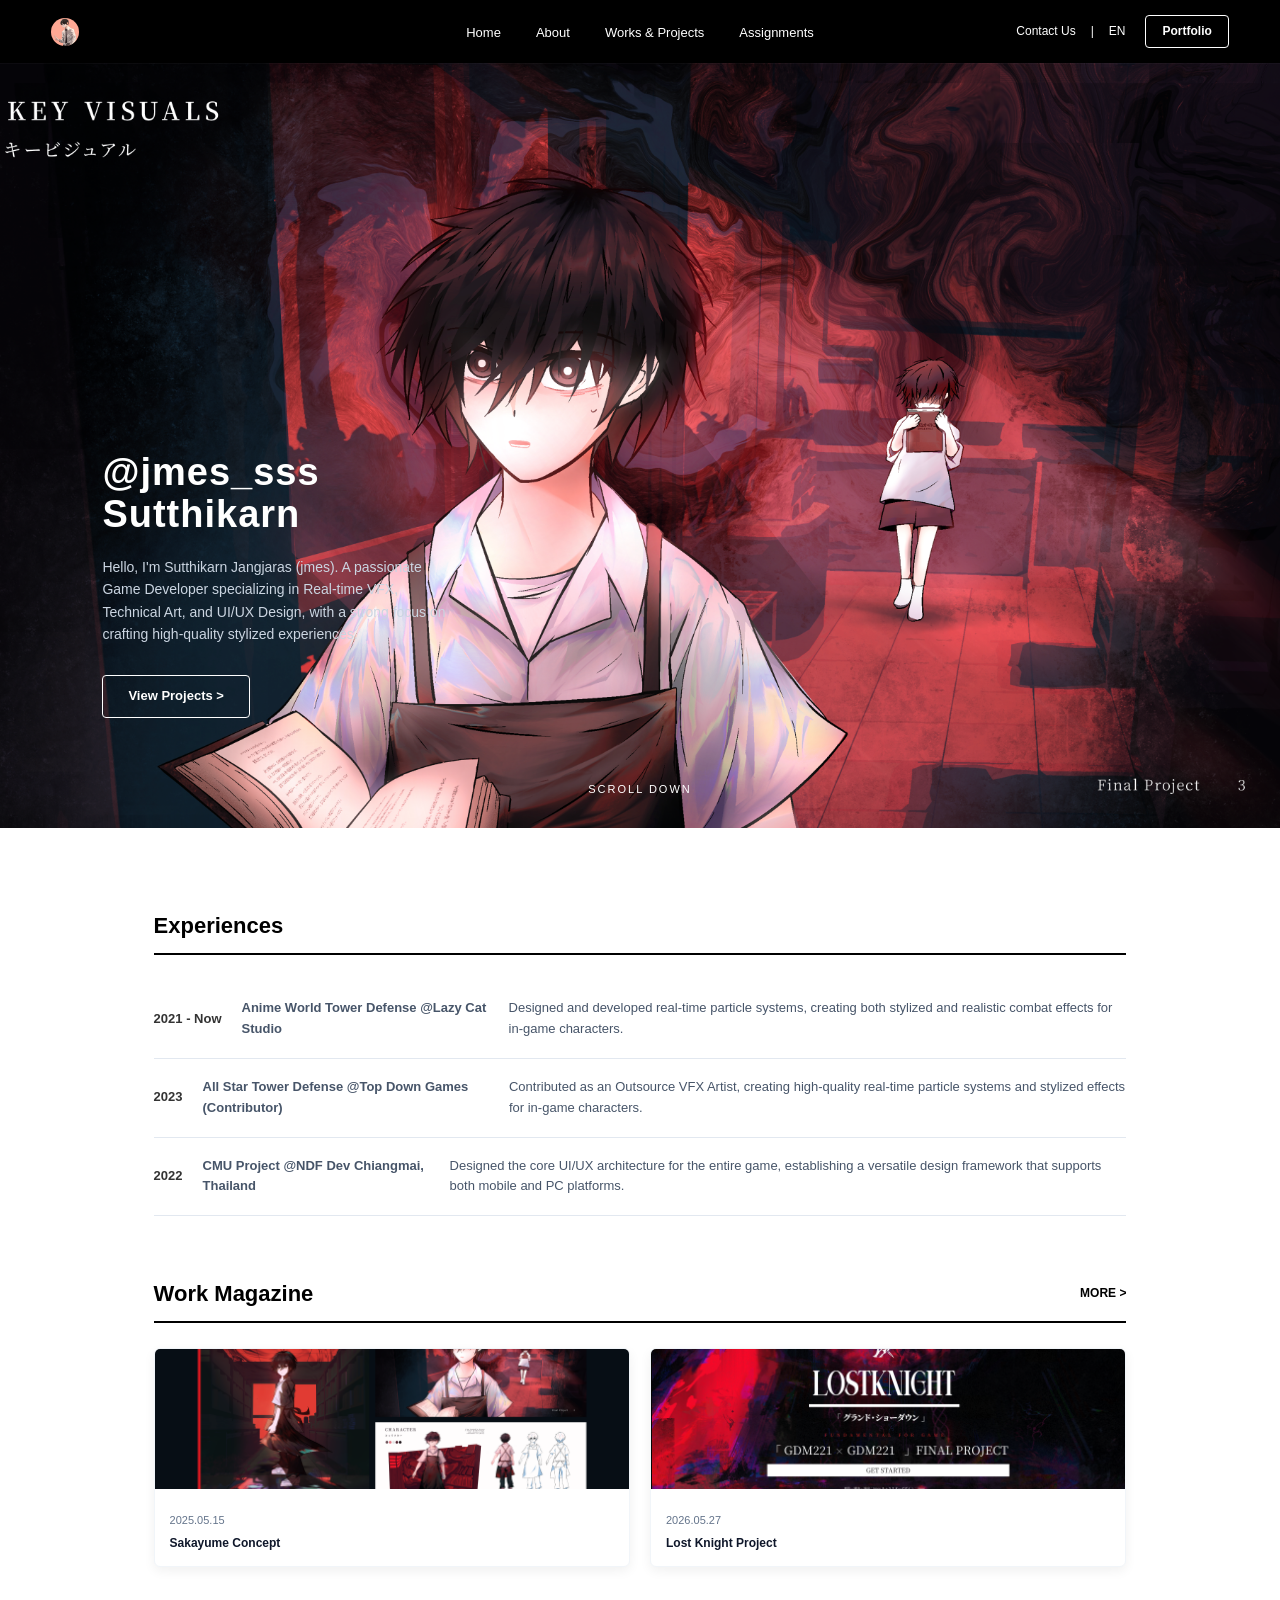
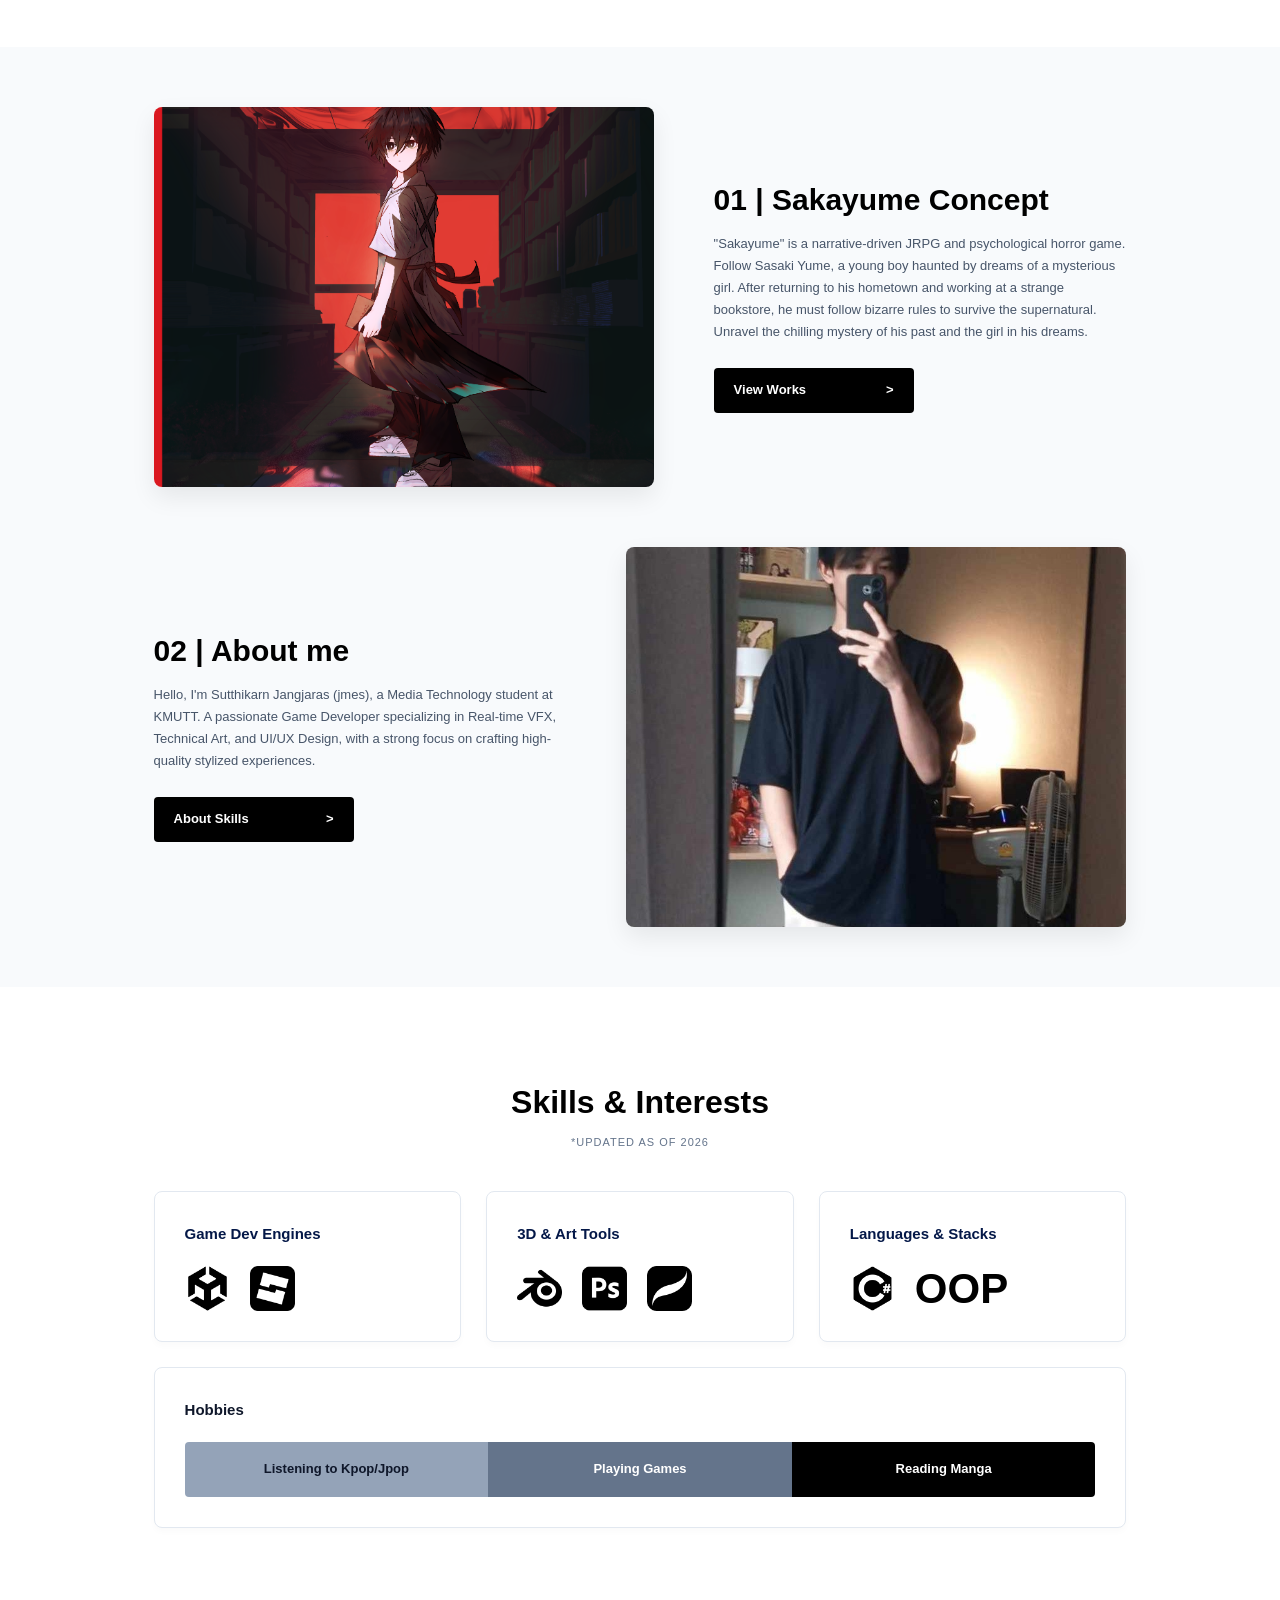
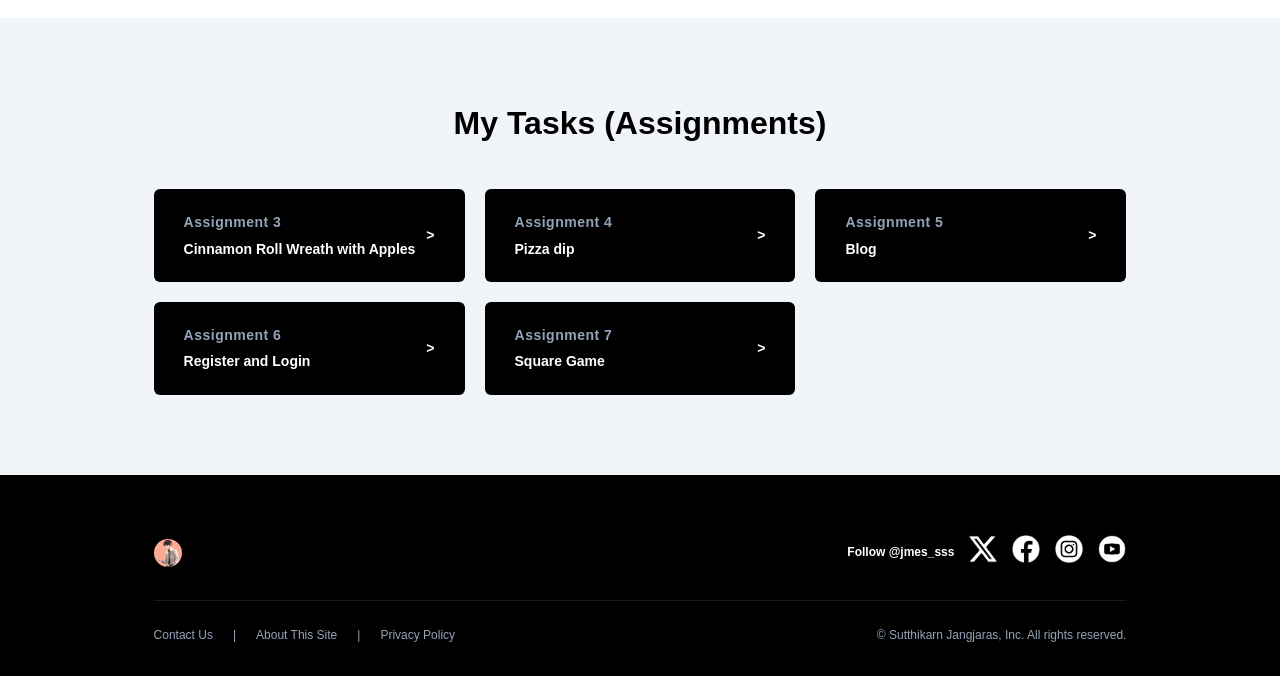
<file: index.html>
<!DOCTYPE html>
<html lang="en">

<head>
    <meta charset="UTF-8">
    <meta name="viewport" content="width=device-width, initial-scale=1.0">
    <title>Sutthikarn</title>
    <link rel="stylesheet" href="style.css">
    <script src="main.js" defer></script>

</head>

<body>

    <div class="wrapper">

        <!-- //Header Part -->

        <header>
            <div class="logo-container">
                <img src="pic/Logos/logo.jpg" alt="Logo" class="logo-img">
            </div>

            <nav>
                <ul>
                    <li><a href="index.html">Home</a></li>
                    <li><a href="#about" class="smooth-scroll">About</a></li>
                    <li><a href="project.html">Works & Projects</a></li>
                    <li><a href="#assignment-section">Assignments</a></li>
                </ul>
            </nav>

            <div class="header-right">
                <div class="contact-lang">
                    <a href="#footer-section" id="contactUsBtn" style="color: #ffffff; text-decoration: none;">Contact
                        Us</a> | <span>EN</span>
                </div>
                <a href="#" class="cygames-id-btn">Portfolio</a>
            </div>

        </header>

        <!-- //Banner Part -->

        <section class="hero-banner">
            <div class="hero-overlay-content">
                <h1 class="hero-title-logo">@jmes_sss Sutthikarn</h1>
                <p style="font-size: 14px; margin-bottom: 20px; color: #cbd5e1;">Hello, I'm Sutthikarn Jangjaras
                    (jmes). A passionate Game Developer specializing in Real-time VFX, Technical Art, and UI/UX Design,
                    with a strong focus on crafting high-quality stylized experiences.</p>
                <a href="project.html" class="btn-website">View Projects ></a>
            </div>
            <div id="scrollBtn" class="hero-scroll-indicator">Scroll Down</div>
        </section>

        <!-- //EXP + Magazine Part -->

        <section id="news-section" class="news-magazine-section">
            <div class="content-row">

                <!-- //EXP Part -->

                <div class="news-column">

                    <div class="section-header-row">
                        <h2>Experiences</h2>
                    </div>

                    <div class="news-item">
                        <span class="news-date">2021 - Now</span>
                        <h1 href="#" class="news-text">Anime World Tower Defense @Lazy Cat Studio</h1>
                        <a href="#" class="news-text">Designed and developed real-time particle systems, creating both
                            stylized and realistic combat effects for in-game characters.</a>
                    </div>
                    <div class="news-item">
                        <span class="news-date">2023</span>
                        <h1 href="#" class="news-text">All Star Tower Defense @Top Down Games (Contributor)</h1>
                        <a href="#" class="news-text">Contributed as an Outsource VFX Artist, creating high-quality
                            real-time particle systems and stylized effects for in-game characters.</a>
                    </div>
                    <div class="news-item">
                        <span class="news-date"> 2022</span>
                        <h1 href="#" class="news-text">CMU Project @NDF Dev Chiangmai, Thailand</h1>
                        <a href="#" class="news-text">Designed the core UI/UX architecture for the entire game,
                            establishing a versatile design framework that supports both mobile and PC platforms.</a>
                    </div>

                </div>

                 <!-- //Magazine Part -->

                <div class="magazine-column">

                    <div class="section-header-row">
                        <h2>Work Magazine</h2>
                        <a href="project.html" class="more-link">MORE ></a>
                    </div>

                    <div class="magazine-cards-grid">
                        <div class="magazine-card">
                            <img src="pic/mag1.png" alt="Mag 1" class="magazine-thumb">
                            <div class="magazine-info">
                                <div class="date">2025.05.15</div>
                                <h4>Sakayume Concept</h4>
                            </div>
                        </div>
                        <div class="magazine-card">
                            <img src="pic/mag2.png" alt="Mag 2" class="magazine-thumb">
                            <div class="magazine-info">
                                <div class="date">2026.05.27</div>
                                <h4>Lost Knight Project</h4>
                            </div>
                        </div>
                    </div>

                </div>

            </div>
        </section>

        <!-- //Features Part -->

        <section id="about" class="feature-banner-section">
            <div class="feature-block">
                <img src="pic/cover.png" alt="Dragon Art" class="feature-image">
                <div class="feature-content">
                    <h2>01 | Sakayume Concept</h2>
                    <p>"Sakayume" is a narrative-driven JRPG and psychological horror game. Follow Sasaki Yume, a young
                        boy haunted by dreams of a mysterious girl. After returning to his hometown and working at a
                        strange bookstore, he must follow bizarre rules to survive the supernatural. Unravel the
                        chilling mystery of his past and the girl in his dreams.</p>
                    <a href="project.html" class="btn-black"><span>View Works</span> <span>></span></a>
                </div>
            </div>

            <div class="feature-block reverse">
                <img src="pic/mypic.jpg" alt="Creator" class="feature-image">
                <div class="feature-content">
                    <h2>02 | About me</h2>
                    <p>Hello, I'm Sutthikarn Jangjaras (jmes), a Media Technology student at KMUTT. A passionate
                        Game Developer specializing in Real-time VFX, Technical Art, and UI/UX Design, with a strong
                        focus on crafting high-quality stylized experiences.</p>
                    <a href="#skills-section" id="aboutSkillsBtn" class="btn-black"><span>About Skills</span>
                        <span>></span></a>
                </div>
            </div>
        </section>

        <!-- //Skills Part -->

        <section id="skills-section" class="numbers-section">
            <h2>Skills & Interests</h2>
            <div class="numbers-subtitle">*Updated As of 2026</div>

            <div class="numbers-grid-top">
                <div class="num-card">
                    <h3>Game Dev Engines</h3>
                    <div class="num-card-content">
                        <img src="pic/Logos/Unity.png" alt="Skill Icon" class="num-img-placeholder">
                        <img src="pic/Logos/robloxstudio.png" alt="Skill Icon" class="num-img-placeholder">

                    </div>
                </div>
                <div class="num-card">
                    <h3>3D & Art Tools</h3>
                    <div class="num-card-content">
                        <img src="pic/Logos/Blender.png" alt="Skill Icon" class="num-img-placeholder">
                        <img src="pic/Logos/ps.png" alt="Skill Icon" class="num-img-placeholder">
                        <img src="pic/Logos/pc.png" alt="Skill Icon" class="num-img-placeholder">
                    </div>
                </div>
                <div class="num-card">
                    <h3>Languages & Stacks</h3>
                    <div class="num-card-content">
                        <img src="pic/Logos/csharp.png" alt="Skill Icon" class="num-img-placeholder">
                        <div class="num-value">OOP</div>
                    </div>
                </div>
            </div>

            <!-- //Interest Part -->

            <div class="numbers-grid-bottom">
                <div class="dist-card">
                    <div class="dist-header">
                        <h3>Hobbies</h3>
                    </div>
                    <div class="dist-bar-container">
                        <div class="dist-segment seg-1" style="flex: 33.33%;">Listening to Kpop/Jpop</div>
                        <div class="dist-segment seg-3" style="flex: 33.33%;">Playing Games</div>
                        <div class="dist-segment seg-5" style="flex: 33.33%;">Reading Manga</div>
                    </div>
                </div>
            </div>

        </section>

        <!-- //Assigment Part -->

        <section id="assignment-section" class="business-section">
            <h2>My Tasks (Assignments)</h2>
            <div class="business-grid">
     
                <a href="assignment/AS03/recipe.html" class="business-card">
                    <div class="card-content-wrapper">
                        <span class="card-tag">Assignment 3</span>
                        <span>Cinnamon Roll Wreath with Apples</span>
                    </div>
                    <span>></span>
                </a>
         
                <a href="assignment/AS04/recipe.html" class="business-card">
                    <div class="card-content-wrapper">
                        <span class="card-tag">Assignment 4</span>
                        <span>Pizza dip</span>
                    </div>
                    <span>></span>
                </a>

                <a href="assignment/AS05/index.html" class="business-card">
                    <div class="card-content-wrapper">
                        <span class="card-tag">Assignment 5</span>
                        <span>Blog</span>
                    </div>
                    <span>></span>
                </a>

                <a href="assignment/AS06/register.html" class="business-card">
                    <div class="card-content-wrapper">
                        <span class="card-tag">Assignment 6</span>
                        <span>Register and Login</span>
                    </div>
                    <span>></span>
                </a>

                <a href="assignment/AS07/index.html" class="business-card">
                    <div class="card-content-wrapper">
                        <span class="card-tag">Assignment 7</span>
                        <span>Square Game</span>
                    </div>
                    <span>></span>
                </a>
            </div>
        </section>

        <!-- //Footer Part -->

        <footer id="footer-section">

            <div class="footer-top">
                <div class="logo-container">
                    <img src="pic/Logos/logo.jpg" alt="Logo" class="logo-img">
                </div>
                <div class="footer-socials">
                    <span>Follow @jmes_sss</span>
                    <a href="https://x.com/Jmes_sss" target="_blank"><img src="pic/Logos/X.png" class="contact-img"></a>
                    <a href="https://www.facebook.com/sutikan.jan/" target="_blank"><img src="pic/Logos/fb.png"
                            class="contact-img"></a>
                    <a href="https://www.instagram.com/jmesjmesjmes/" target="_blank"><img src="pic/Logos/ig.png"
                            class="contact-img"></a>
                    <a href="https://www.youtube.com/@jmes1419" target="_blank"><img src="pic/Logos/yt.png"
                            class="contact-img"></a>
                </div>
            </div>

            <div class="footer-bottom-row">
                <div class="footer-links">
                    <a href="#">Contact Us</a>
                    <span>|</span>
                    <a href="#">About This Site</a>
                    <span>|</span>
                    <a href="#">Privacy Policy</a>
                </div>
                <div>&copy; Sutthikarn Jangjaras, Inc. All rights reserved.</div>
            </div>

        </footer>

    </div>

</body>

</html>
</file>
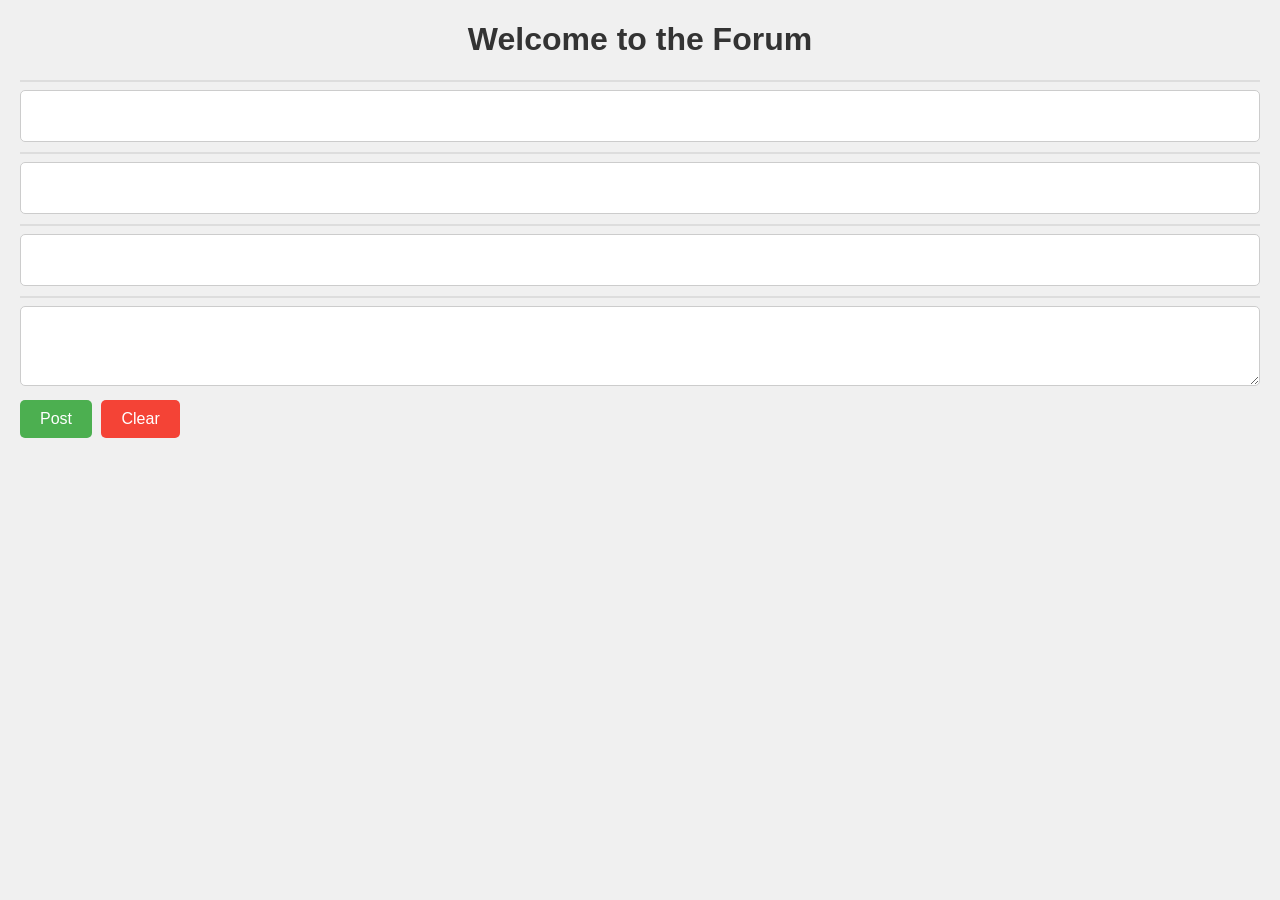
<file: assignment/AS05/index.html>
<!DOCTYPE html>
<html>
<head>
	<meta charset='utf-8'>
	<meta http-equiv='X-UA-Compatible' content='IE=edge'>
	<title>Blogger</title>
	<meta name='viewport' content='width=device-width, initial-scale=1'>
	<link rel='stylesheet' type='text/css' media='screen' href='main.css'>
	<script src='main.js'></script>
</head>
<body>
	<h1 id="top"></h1>
	<hr>
	<div id="topic"></div>
	<hr>
	<div id="reply1"></div>
	<hr>
	<div id="reply2"></div>
	<hr>
	<textarea name="message" id="message"></textarea> 
	<br/>
	<button type="button">Post</button>
	<button type="button">Clear</button>
	
</body>
</html>
</file>
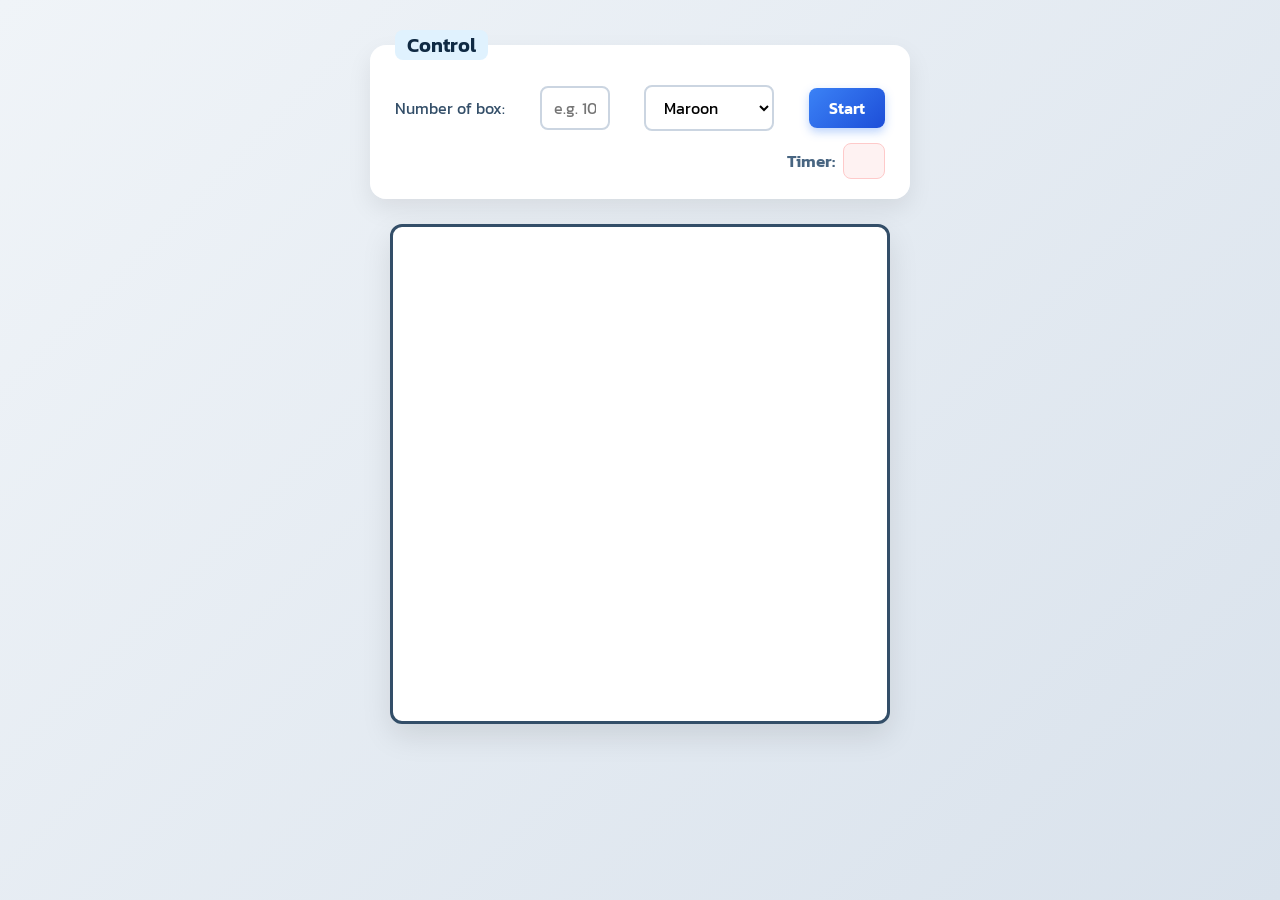
<file: assignment/AS07/index.html>
<!DOCTYPE html>
<html lang="en">
	<head>
		<meta charset="UTF-8">
		<meta name="viewport" content="width=device-width, initial-scale=1.0">
		<title>Square game</title>
		<script type="text/javascript" src="game.js"></script>
		<link rel="stylesheet" type="text/css" href="game.css">
	</head>
	<body>
		<!-- these codes were adapted from https://courses.cs.washington.edu/courses/cse154/17sp/lecture/more-dom/code/squares.html  -->

		<fieldset>
			<legend>Control</legend>
			<label for="numbox">Number of box: </label>
			<input type="text" name="numbox" id="numbox" placeholder="e.g. 10">
			<select name="color" id="color">
				<option value="maroon">Maroon</option>
				<option value="lightgreen">Lightgreen</option>
				<option value="magenta">Magenta</option>
			</select>
			<button id="start">Start</button>
			<div id="timerClock"> Timer:
				<div id="clock"></div>
			</div>
		</fieldset>

		<div id="container">
			<div id="layer"></div>
		</div>
	
	</body>
</html>
</file>
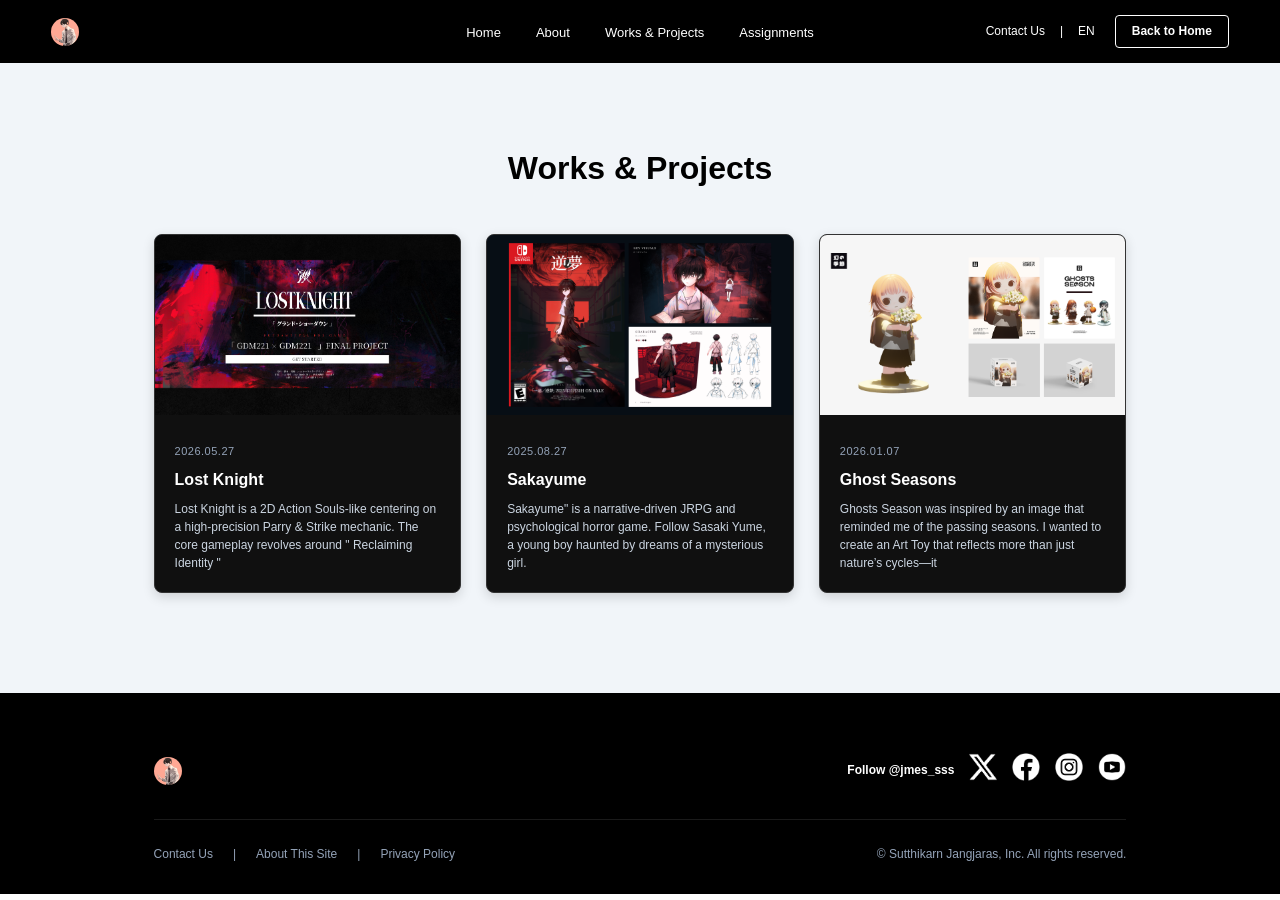
<file: project.html>
<!DOCTYPE html>
<html lang="en">

<head>
    <meta charset="UTF-8">
    <meta name="viewport" content="width=device-width, initial-scale=1.0">
    <title>Projects - Sutthikan Portfolio</title>
    <link rel="stylesheet" href="style.css">
</head>

<body>

    <div class="wrapper">

        <!-- //Header Part -->

        <header>
            <div class="logo-container">
                <img src="pic/Logos/logo.jpg" alt="Logo" class="logo-img">
            </div>
            <nav>
                <ul>
                    <li><a href="index.html">Home</a></li>
                    <li><a href="index.html#about">About</a></li>
                    <li><a href="project.html">Works & Projects</a></li>
                    <li><a href="index.html#about">Assignments</a></li>
                </ul>
            </nav>
            <div class="header-right">
                <div class="contact-lang">
                    <span>Contact Us</span> | <span>EN</span>
                </div>
                <a href="index.html" class="cygames-id-btn">Back to Home</a>
            </div>
        </header>

        <!-- //ALL Project Part -->

        <section class="business-section" style="min-height: 70vh;">
            <h2>Works &amp; Projects</h2>
            <div class="project-grid-magazine">


                <div class="proj-magazine-card">
                    <img src="pic/mag2.png" alt="Lost Knight" class="proj-magazine-thumb">
                    <div class="proj-magazine-info">
                        <div class="date">2026.05.27</div>
                        <h3>Lost Knight</h3>
                        <p>Lost Knight is a 2D Action Souls-like centering on a high-precision Parry & Strike mechanic.
                            The core gameplay revolves around " Reclaiming Identity "</p>
                    </div>
                </div>

                <div class="proj-magazine-card">
                    <img src="pic/mag1.png" alt="Project ACG" class="proj-magazine-thumb">
                    <div class="proj-magazine-info">
                        <div class="date">2025.08.27</div>
                        <h3>Sakayume</h3>
                        <p>Sakayume" is a narrative-driven JRPG and psychological horror game. Follow Sasaki Yume, a
                            young
                            boy haunted by dreams of a mysterious girl.</p>
                    </div>
                </div>

                <div class="proj-magazine-card">
                    <img src="pic/gss2.png" alt="Project ACG" class="proj-magazine-thumb">
                    <div class="proj-magazine-info">
                        <div class="date">2026.01.07</div>
                        <h3>Ghost Seasons</h3>
                        <p>Ghosts Season was inspired by an image that reminded me of the passing seasons. I wanted to
                            create an Art Toy that reflects more than just nature’s cycles—it</p>
                    </div>
                </div>



            </div>
        </section>

        <!-- //Footer Part -->

        <footer id="footer-section">

            <div class="footer-top">
                <div class="logo-container">
                    <img src="pic/Logos/logo.jpg" alt="Logo" class="logo-img">
                </div>
                <div class="footer-socials">
                    <span>Follow @jmes_sss</span>
                    <a href="https://x.com/Jmes_sss" target="_blank"><img src="pic/Logos/X.png" class="contact-img"></a>
                    <a href="https://www.facebook.com/sutikan.jan/" target="_blank"><img src="pic/Logos/fb.png"
                            class="contact-img"></a>
                    <a href="https://www.instagram.com/jmesjmesjmes/" target="_blank"><img src="pic/Logos/ig.png"
                            class="contact-img"></a>
                    <a href="https://www.youtube.com/@jmes1419" target="_blank"><img src="pic/Logos/yt.png"
                            class="contact-img"></a>
                </div>
            </div>

            <div class="footer-bottom-row">
                <div class="footer-links">
                    <a href="#">Contact Us</a>
                    <span>|</span>
                    <a href="#">About This Site</a>
                    <span>|</span>
                    <a href="#">Privacy Policy</a>
                </div>
                <div>&copy; Sutthikarn Jangjaras, Inc. All rights reserved.</div>
            </div>

        </footer>

    </div>

</body>

</html>
</file>
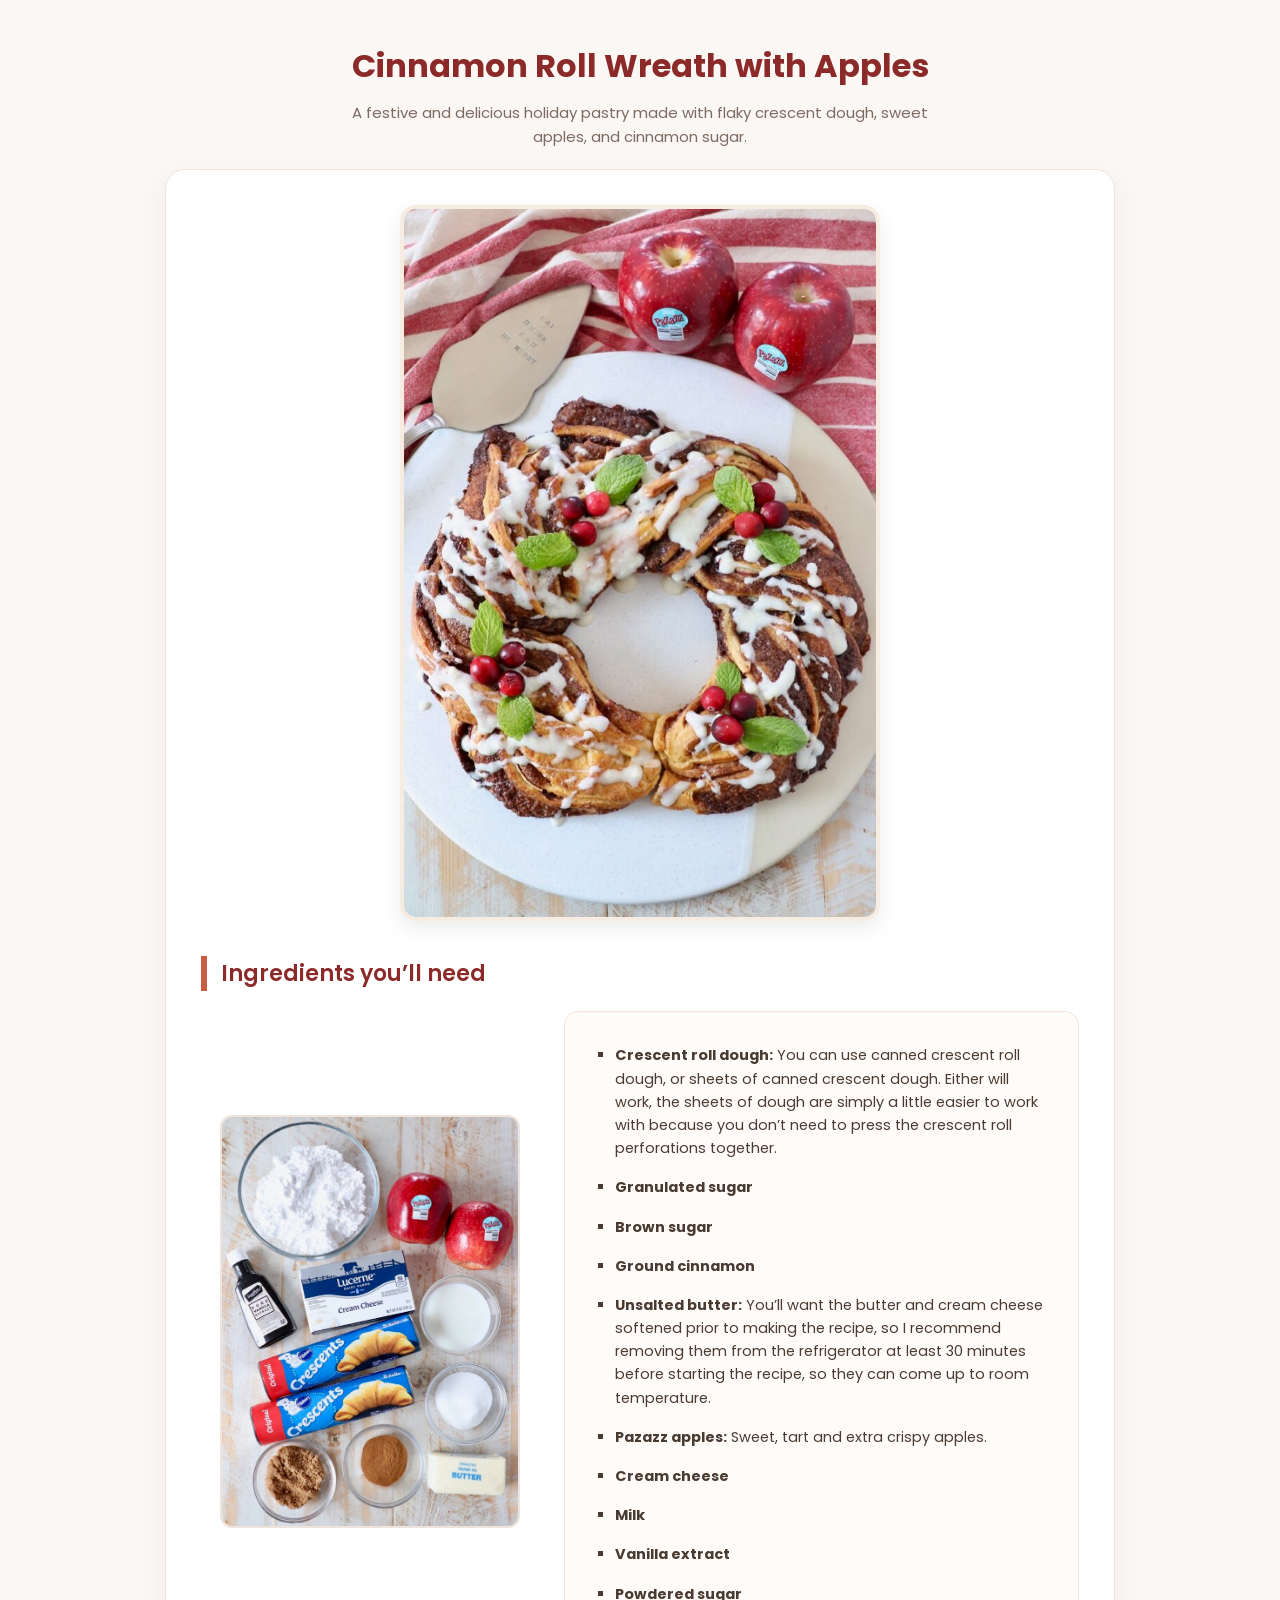
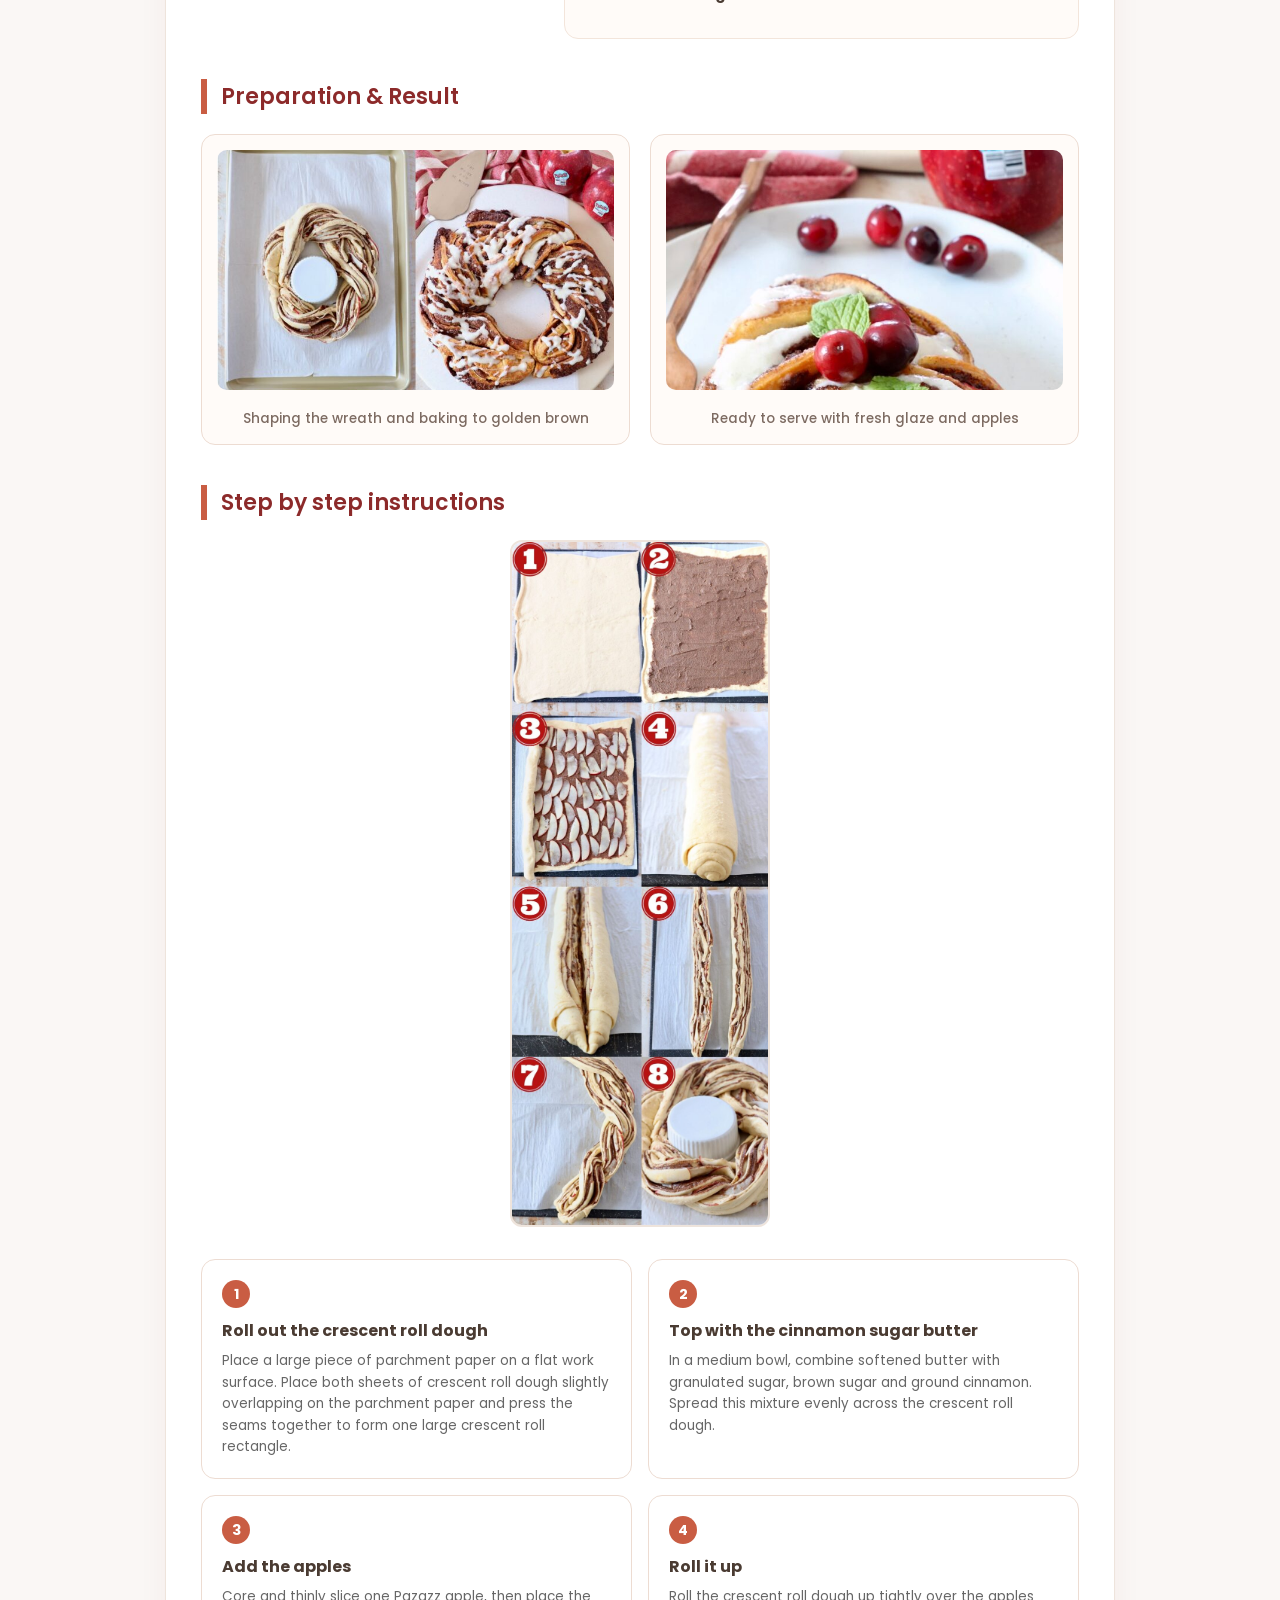
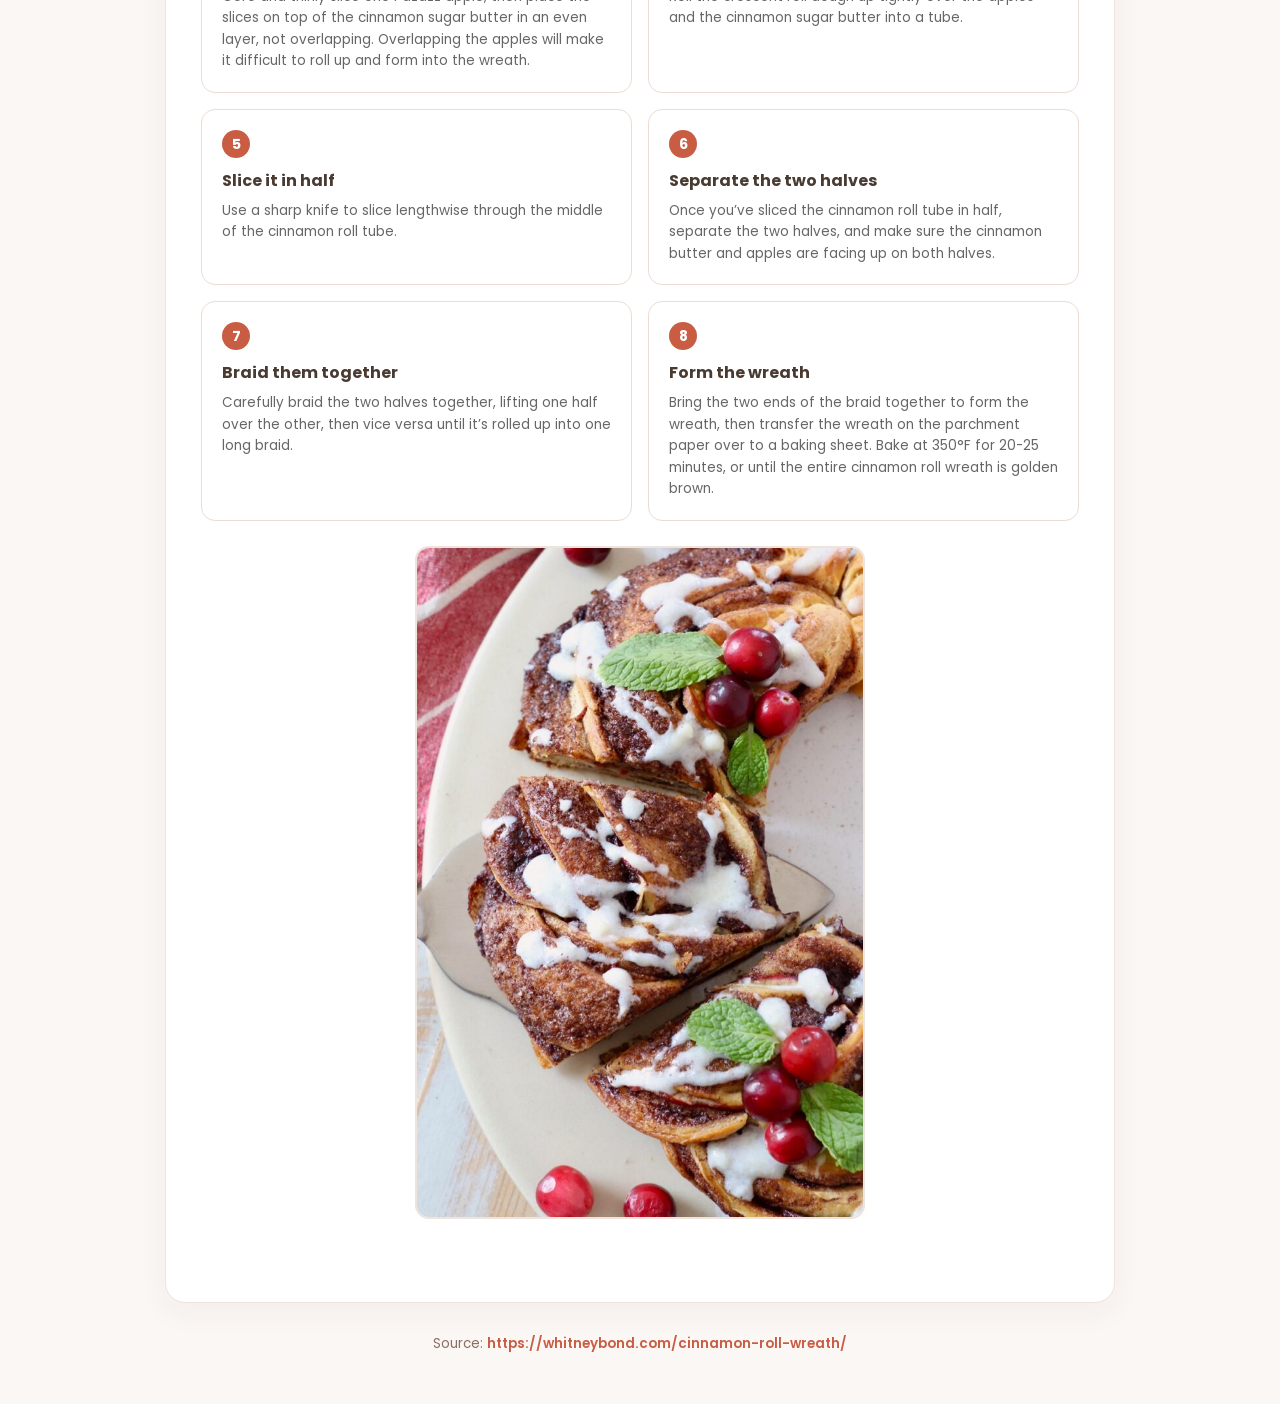
<file: assignment/AS03/recipe.html>
<!DOCTYPE html>
<html lang="en">

<head>
  <meta charset="UTF-8">
  <meta http-equiv="X-UA-Compatible" content="IE=edge">
  <meta name="viewport" content="width=device-width, initial-scale=1.0">
  <title>Recipe: Cinnamon Roll Wreath with Apples</title>

  <link rel="stylesheet" href="style.css">

  <link rel="preconnect" href="https://fonts.googleapis.com">
  <link rel="preconnect" href="https://fonts.gstatic.com" crossorigin>
  <link href="https://fonts.googleapis.com/css2?family=Poppins:wght@300;400;600;700&display=swap" rel="stylesheet">
</head>

<body>

  <header class="hero-section">
    <h1 class="main-title">Cinnamon Roll Wreath with Apples</h1>
    <p class="subtitle">A festive and delicious holiday pastry made with flaky crescent dough, sweet apples, and
      cinnamon sugar.</p>
  </header>
  <main class="card-layout">

    <div class="banner-wrapper">
      <img src="pic/cinnamon-5.jpeg" alt="Cinnamon Roll Wreath with Apples" class="food-main-img">
    </div>

    <section class="content-section">
      <h2 class="section-title">Ingredients you’ll need</h2>
      <div class="ingredients-container">

        <div class="ingredients-img-wrap">
          <img src="pic/cinnamon-1.jpeg" alt="Recipe Ingredients" class="section-img">
        </div>

        <div class="ingredients-box">
          <ul class="ingredient-list">
            <li><strong>Crescent roll dough:</strong> You can use canned crescent roll dough, or sheets of canned
              crescent dough. Either will work, the sheets of dough are simply a little easier to work with because you
              don’t need to press the crescent roll perforations together.</li>
            <li><strong>Granulated sugar</strong></li>
            <li><strong>Brown sugar</strong></li>
            <li><strong>Ground cinnamon</strong></li>
            <li><strong>Unsalted butter:</strong> You’ll want the butter and cream cheese softened prior to making the
              recipe, so I recommend removing them from the refrigerator at least 30 minutes before starting the recipe,
              so they can come up to room temperature.</li>
            <li><strong>Pazazz apples:</strong> Sweet, tart and extra crispy apples.</li>
            <li><strong>Cream cheese</strong></li>
            <li><strong>Milk</strong></li>
            <li><strong>Vanilla extract</strong></li>
            <li><strong>Powdered sugar</strong></li>
          </ul>
        </div>

      </div>
    </section>

    <section class="content-section">
      <h2 class="section-title">Preparation & Result</h2>
      <div class="gallery-flex-container">
        <div class="gallery-card">
          <img src="pic/cinnamon-6.jpeg" alt="Forming and Finished Wreath" class="gallery-img">
          <p>Shaping the wreath and baking to golden brown</p>
        </div>
        <div class="gallery-card">
          <img src="pic/cinnamon-3.jpeg" alt="Serving Cinnamon Roll Wreath" class="gallery-img">
          <p>Ready to serve with fresh glaze and apples</p>
        </div>
      </div>
    </section>

    <section class="content-section">
      <h2 class="section-title">Step by step instructions</h2>

      <div class="steps-visual-banner">
        <img src="pic/cinnamon-2.jpeg" alt="Step-by-step Visual Guide" class="steps-guide-img">
      </div>

      <div class="steps-flex-container">

        <div class="step-card">
          <div class="step-badge">1</div>
          <h3>Roll out the crescent roll dough</h3>
          <p>Place a large piece of parchment paper on a flat work surface. Place both sheets of crescent roll dough
            slightly overlapping on the parchment paper and press the seams together to form one large crescent roll
            rectangle.</p>
        </div>

        <div class="step-card">
          <div class="step-badge">2</div>
          <h3>Top with the cinnamon sugar butter</h3>
          <p>In a medium bowl, combine softened butter with granulated sugar, brown sugar and ground cinnamon. Spread
            this mixture evenly across the crescent roll dough.</p>
        </div>

        <div class="step-card">
          <div class="step-badge">3</div>
          <h3>Add the apples</h3>
          <p>Core and thinly slice one Pazazz apple, then place the slices on top of the cinnamon sugar butter in an
            even layer, not overlapping. Overlapping the apples will make it difficult to roll up and form into the
            wreath.</p>
        </div>

        <div class="step-card">
          <div class="step-badge">4</div>
          <h3>Roll it up</h3>
          <p>Roll the crescent roll dough up tightly over the apples and the cinnamon sugar butter into a tube.</p>
        </div>

        <div class="step-card">
          <div class="step-badge">5</div>
          <h3>Slice it in half</h3>
          <p>Use a sharp knife to slice lengthwise through the middle of the cinnamon roll tube.</p>
        </div>

        <div class="step-card">
          <div class="step-badge">6</div>
          <h3>Separate the two halves</h3>
          <p>Once you’ve sliced the cinnamon roll tube in half, separate the two halves, and make sure the cinnamon
            butter and apples are facing up on both halves.</p>
        </div>

        <div class="step-card">
          <div class="step-badge">7</div>
          <h3>Braid them together</h3>
          <p>Carefully braid the two halves together, lifting one half over the other, then vice versa until it’s rolled
            up into one long braid.</p>
        </div>

        <div class="step-card">
          <div class="step-badge">8</div>
          <h3>Form the wreath</h3>
          <p>Bring the two ends of the braid together to form the wreath, then transfer the wreath on the parchment
            paper over to a baking sheet. Bake at 350°F for 20-25 minutes, or until the entire cinnamon roll wreath is
            golden brown.</p>
        </div>

      </div>

      <div class="serving-banner">
        <img src="pic/cinnamon-4.jpeg" alt="Sliced Wreath Serving" class="serving-img">
      </div>
    </section>

  </main>

  <footer class="footer">
    <p>Source: <a href="https://whitneybond.com/cinnamon-roll-wreath/" target="_blank"
        rel="noopener noreferrer">https://whitneybond.com/cinnamon-roll-wreath/</a></p>
  </footer>

</body>

</html>
</file>
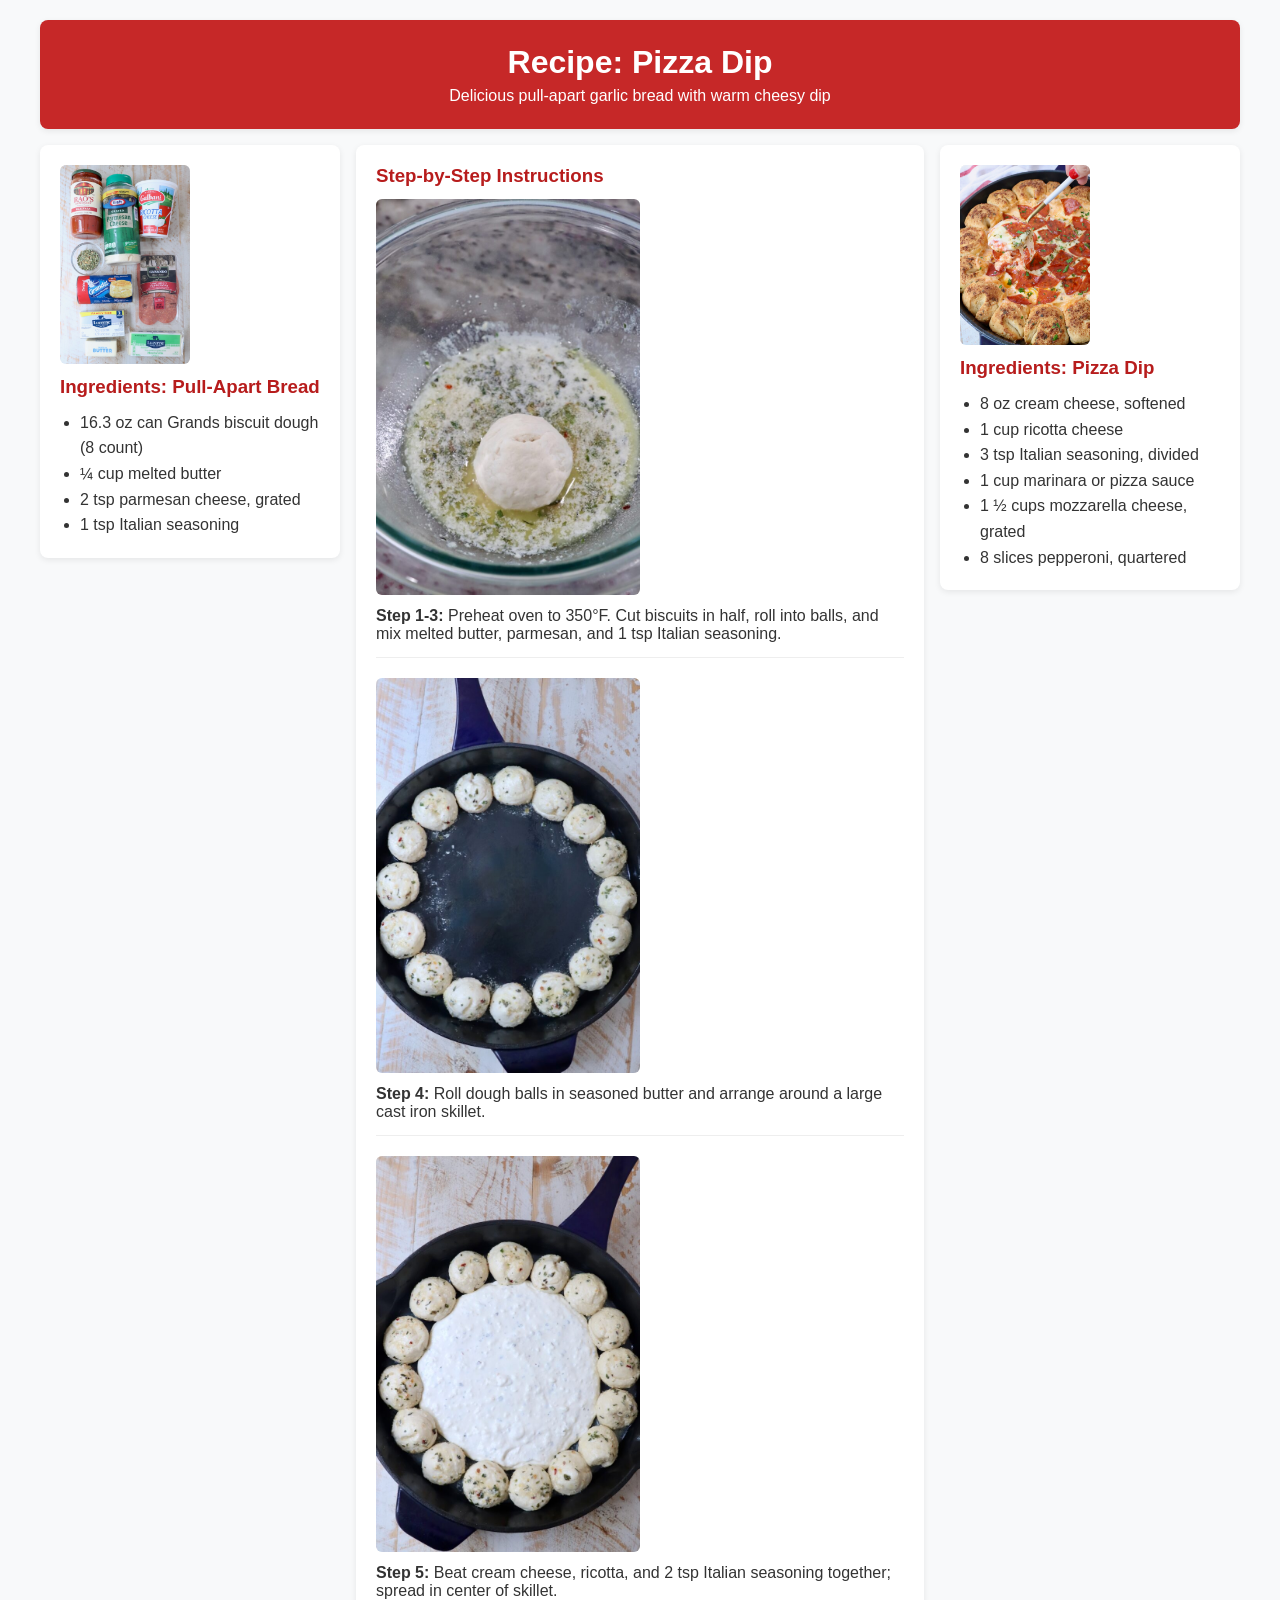
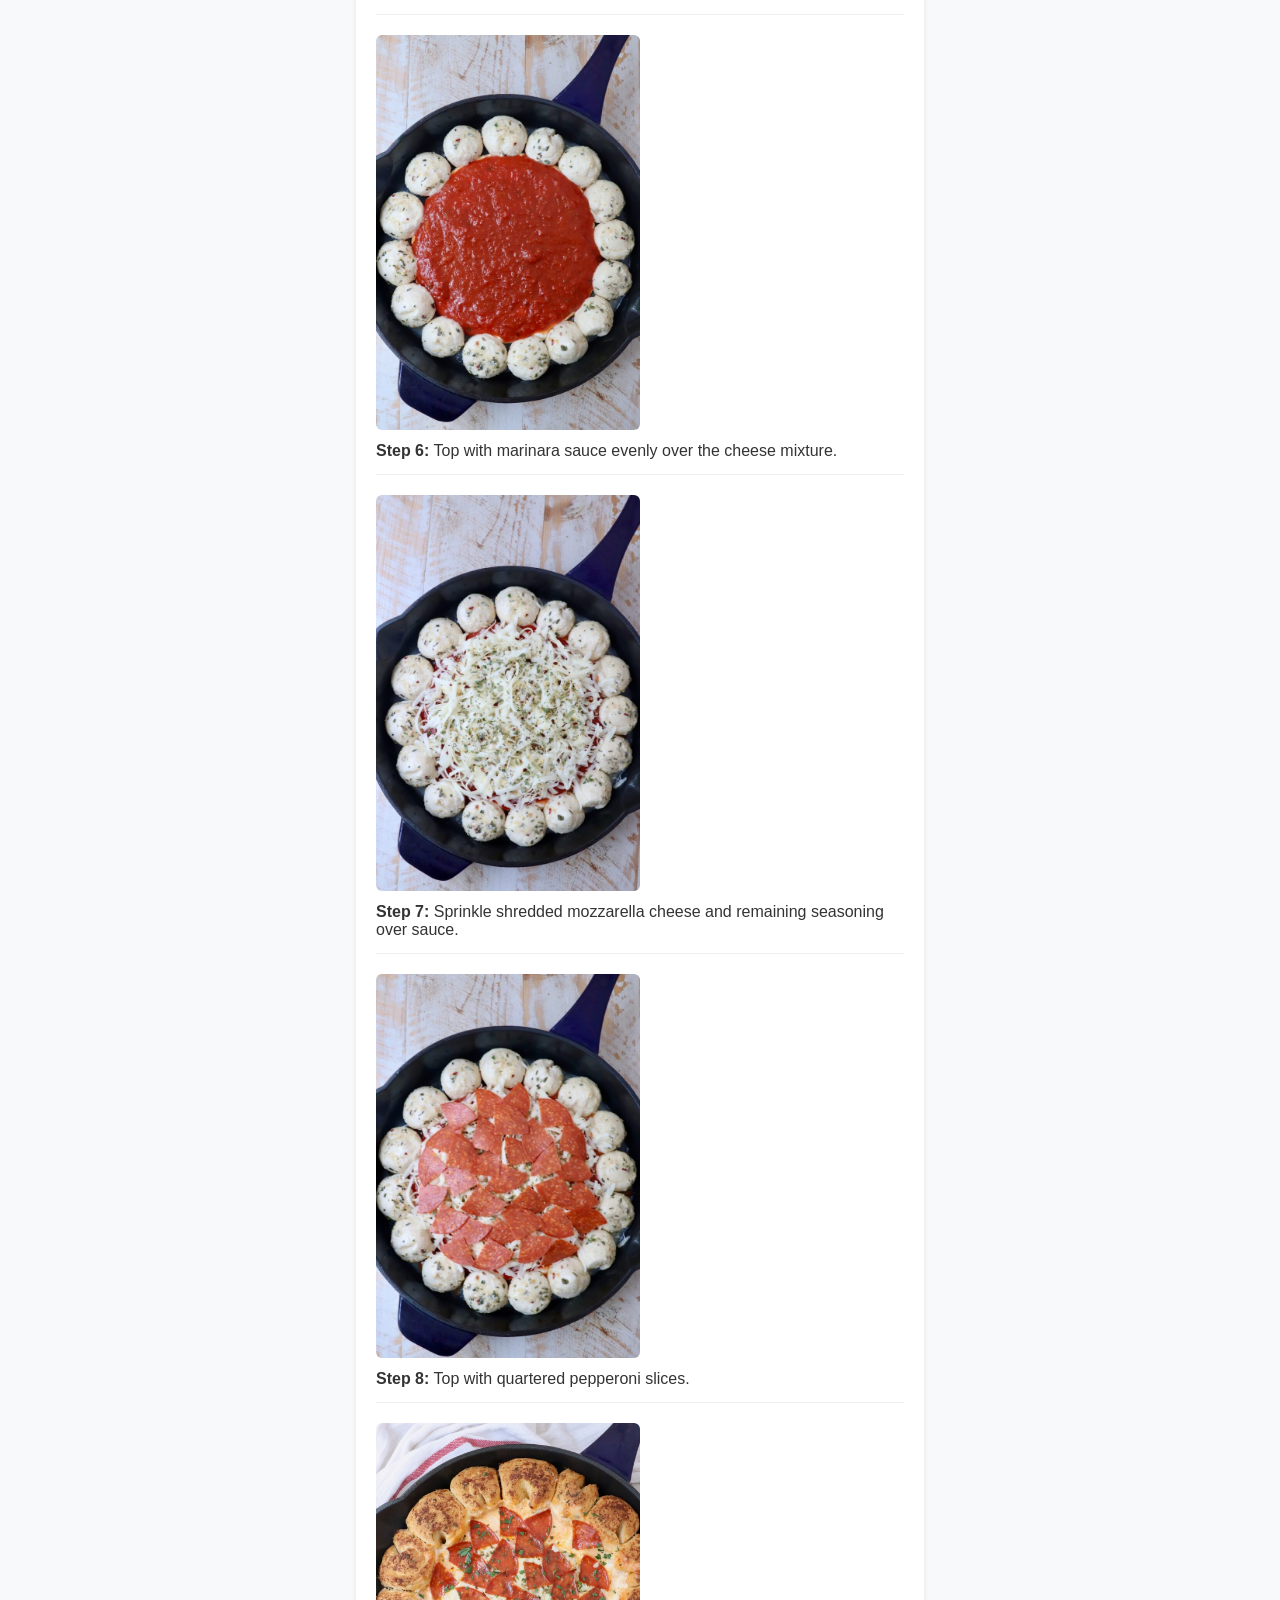
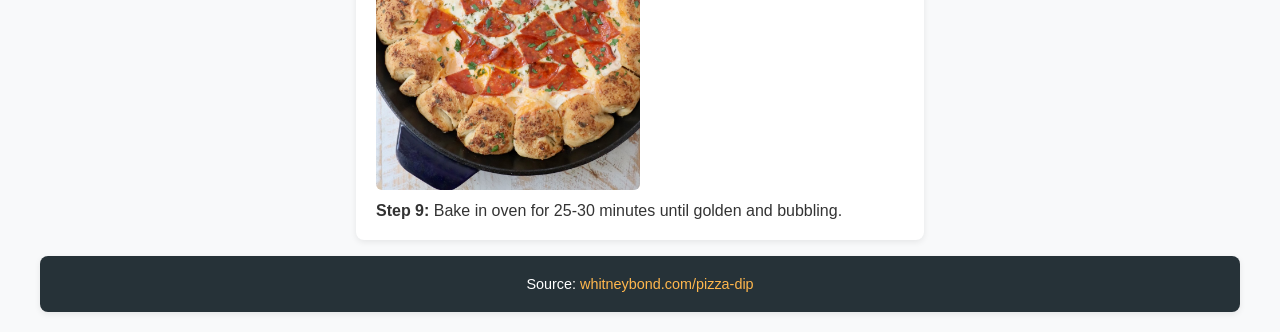
<file: assignment/AS04/recipe.html>
<!DOCTYPE html>
<html lang="en">
<head>
    <meta charset='utf-8'>
    <meta http-equiv='X-UA-Compatible' content='IE=edge'>
    <title>Recipe: Pizza Dip</title>
    <meta name='viewport' content='width=device-width, initial-scale=1.0'>
    <link rel='stylesheet' type='text/css' media='screen' href='main.css'>
</head>
<body>

    <div class="grid-container">
        <!-- 1. Header -->
        <div id="header">
            <h1>Recipe: Pizza Dip</h1>
            <p>Delicious pull-apart garlic bread with warm cheesy dip</p>
        </div>

        <!-- 2. ฝั่งซ้าย: วัตถุดิบขนมปัง -->
        <div id="main1">
            <img src="pic/pizza-dip-1.jpeg" alt="Bread Ingredients" class="recipe-img">
            <h3>Ingredients: Pull-Apart Bread</h3>
            <ul>
                <li>16.3 oz can Grands biscuit dough (8 count)</li>
                <li>¼ cup melted butter</li>
                <li>2 tsp parmesan cheese, grated</li>
                <li>1 tsp Italian seasoning</li>
            </ul>
        </div>

        <!-- 3. ตรงกลาง: วิธีทำ (ย้ายมาตรงนี้) -->
        <div id="right">
            <h3>Step-by-Step Instructions</h3>
            
            <div class="step">
                <img src="pic/pizza-dip-2.jpeg" alt="Step 1-3" class="recipe-img">
                <p><strong>Step 1-3:</strong> Preheat oven to 350°F. Cut biscuits in half, roll into balls, and mix melted butter, parmesan, and 1 tsp Italian seasoning.</p>
            </div>

            <div class="step">
                <img src="pic/pizza-dip-3.jpeg" alt="Step 4" class="recipe-img">
                <p><strong>Step 4:</strong> Roll dough balls in seasoned butter and arrange around a large cast iron skillet.</p>
            </div>

            <div class="step">
                <img src="pic/pizza-dip-4.jpeg" alt="Step 5" class="recipe-img">
                <p><strong>Step 5:</strong> Beat cream cheese, ricotta, and 2 tsp Italian seasoning together; spread in center of skillet.</p>
            </div>

            <div class="step">
                <img src="pic/pizza-dip-5.jpeg" alt="Step 6" class="recipe-img">
                <p><strong>Step 6:</strong> Top with marinara sauce evenly over the cheese mixture.</p>
            </div>

            <div class="step">
                <img src="pic/pizza-dip-6.jpeg" alt="Step 7" class="recipe-img">
                <p><strong>Step 7:</strong> Sprinkle shredded mozzarella cheese and remaining seasoning over sauce.</p>
            </div>

            <div class="step">
                <img src="pic/pizza-dip-7.jpeg" alt="Step 8" class="recipe-img">
                <p><strong>Step 8:</strong> Top with quartered pepperoni slices.</p>
            </div>

            <div class="step">
                <img src="pic/pizza-dip-8.jpeg" alt="Step 9" class="recipe-img">
                <p><strong>Step 9:</strong> Bake in oven for 25-30 minutes until golden and bubbling.</p>
            </div>
        </div>

        <!-- 4. ฝั่งขวา: วัตถุดิบดิปชีส -->
        <div id="main2">
            <img src="pic/pizza-dip-9.jpeg" alt="Finished Pizza Dip" class="recipe-img">
            <h3>Ingredients: Pizza Dip</h3>
            <ul>
                <li>8 oz cream cheese, softened</li>
                <li>1 cup ricotta cheese</li>
                <li>3 tsp Italian seasoning, divided</li>
                <li>1 cup marinara or pizza sauce</li>
                <li>1 ½ cups mozzarella cheese, grated</li>
                <li>8 slices pepperoni, quartered</li>
            </ul>
        </div>

        <!-- 5. Footer -->
        <div id="footer">
            <p>Source: <a href="https://whitneybond.com/pizza-dip/" target="_blank" rel="noopener noreferrer">whitneybond.com/pizza-dip</a></p>
        </div>
    </div>

</body>
</html>
</file>
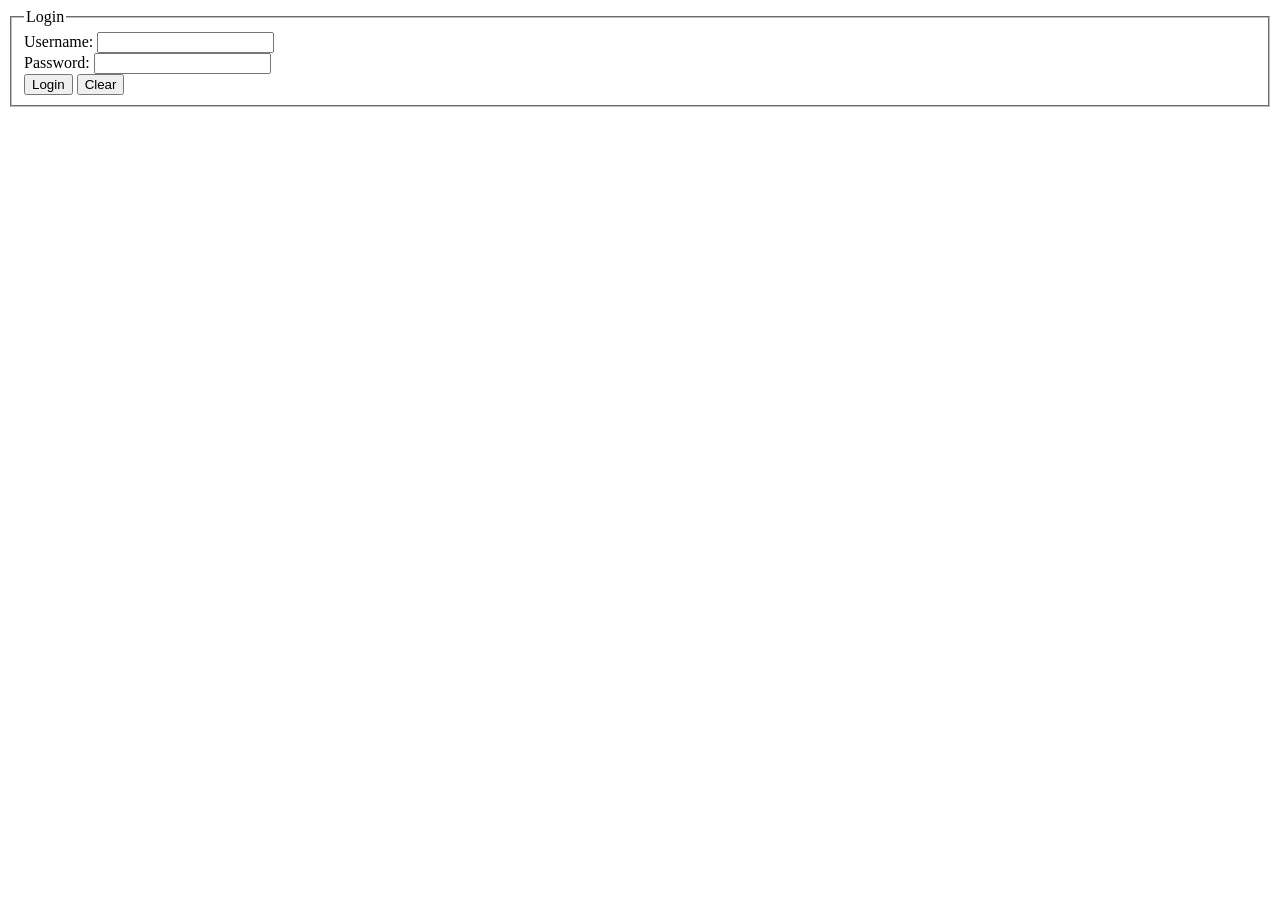
<file: assignment/AS06/login.html>
<!DOCTYPE html>
<html>
	<head>
		<meta charset="UTF-8">
		<title>Login</title>
		<script type="text/javascript" src="login.js"></script>
	</head>
	<body>
		<form name="myLogin" id = "myLogin">
			<fieldset>
				<legend>Login</legend>
				Username: 
				<input type="text" name="username" id="username" required>
				<br>
				Password: 
				<input type="password" name="password" required>
				<br>
				<input type="submit" value="Login" id="loginBtn">
				<input type="reset" value="Clear" id="clearBtn">

			</fieldset>
			

		</form>
		
	</body>
</html>
</file>
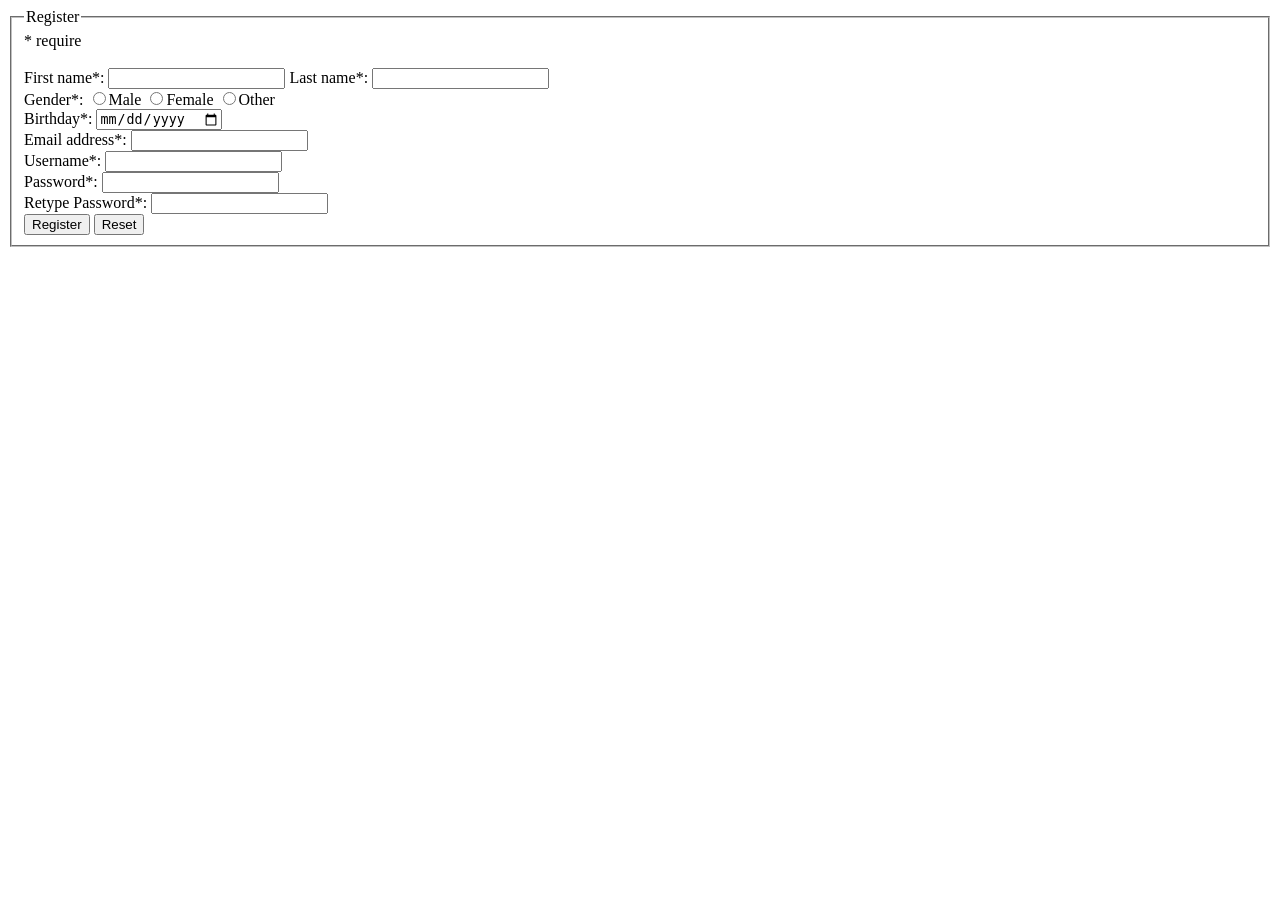
<file: assignment/AS06/register.html>
<!DOCTYPE html>
<html>
	<head>
		<meta charset="UTF-8">
		<title>Register</title>
		<script type="text/javascript" src="register.js"></script>
	</head>
	<body>
		<form name="myRegister" id="myRegister" action="login.html">
			<fieldset>
				<legend>Register</legend>
				<span>* require</span> <br>
				<span id="errormsg"></span> <br>
				First name*: 
				<input type="text" name="firstname" required>
				Last name*: 
				<input type="text" name="lastname" >
				<br>
				Gender*: 
				<input type="radio" name="gender" value="male" >Male
				<input type="radio" name="gender" value="female" >Female
				<input type="radio" name="gender" value="other" >Other
				<br>
				Birthday*: 
				<input type="date" name="bday" value="" >
				<br>
				Email address*: 
				<input type="email" name="email" >
				<br>
				Username*: 
				<input type="text" name="username" >
				<br>
				Password*: 
				<input type="password" name="password" required>
				<br>
				Retype Password*: 
				<input type="password" name="password" required>
				<br>
				<input type="submit" value="Register" id="registerBtn">
				<input type="reset" value="Reset" id="resetBtn">
			</fieldset>
		</form>

		
	</body>
</html>
</file>
<file: style.css>
* {
    box-sizing: border-box;
    margin: 0;
    padding: 0;
}

body {
    font-family: 'Helvetica Neue', Arial, 'Segoe UI', sans-serif;
    line-height: 1.6;
    color: #333333;
    background-color: #ffffff;
}

.wrapper {
    width: 100%;
    min-width: 100vw;
    background: #ffffff;
    margin: 0;
    padding: 0;
}

/* Header Part */

header {
    background-color: #000000;
    padding: 15px 4%;
    display: grid;
    grid-template-columns: 1fr auto 1fr;
    align-items: center;
    position: sticky;
    top: 0;
    z-index: 1000;
    width: 100%;
    color: #ffffff;
}

.logo-container {
    display: flex;
    align-items: center;
    gap: 10px;
    justify-self: start;
}

.logo-img {
    height: 28px;
    border-radius: 50%;
    width: auto;
}

.contact-img {
    height: 28px;
    width: auto;
}

/* NAV Part */

nav {
    justify-self: center;
}

nav ul {
    list-style: none;
    display: flex;
    gap: 35px;
    align-items: center;
}

nav ul li a {
    color: #ffffff;
    text-decoration: none;
    font-size: 13px;
    font-weight: 500;
    transition: color 0.3s;
}

nav ul li a:hover {
    color: #38bdf8;
}

.header-right {
    display: flex;
    align-items: center;
    gap: 20px;
    justify-self: end;
}

.contact-lang {
    font-size: 12px;
    color: #ffffff;
    display: flex;
    gap: 15px;
    align-items: center;
}

.cygames-id-btn {
    border: 1px solid #ffffff;
    padding: 6px 16px;
    border-radius: 4px;
    color: #ffffff;
    text-decoration: none;
    font-size: 12px;
    font-weight: bold;
}

/* Banner Part */

.hero-banner {
    position: relative;
    width: 100%;
    height: 85vh;
    background: #000000 url('pic/banner_.png') no-repeat center center/cover;
    display: flex;
    flex-direction: column;
    justify-content: flex-end;
    align-items: flex-start;
    text-align: left;
    padding: 60px 8%;
    color: #ffffff;
}

.hero-overlay-content {
    max-width: 350px;
    margin: 0;
    margin-bottom: 50px;
    text-align: left;
}

.hero-title-logo {
    font-size: 38px;
    font-weight: 800;
    margin-bottom: 20px;
    letter-spacing: 1px;
    line-height: 1.1;
    text-align: left;
}

.btn-website {
    display: inline-block;
    border: 1px solid #ffffff;
    padding: 10px 25px;
    color: #ffffff;
    text-decoration: none;
    font-size: 13px;
    font-weight: bold;
    border-radius: 4px;
    transition: background 0.3s;
    margin-top: 10px;
}

.btn-website:hover {
    background: rgba(255, 255, 255, 0.2);
}

.hero-scroll-indicator {
    position: absolute;
    bottom: 20px;
    left: 50%;
    transform: translateX(-50%);
    text-align: center;
    font-size: 11px;
    letter-spacing: 2px;
    text-transform: uppercase;
    color: #ffffff;
    background: transparent;
    border: none;
    cursor: pointer;
    padding: 10px;
    transition: color 0.3s ease, transform 0.3s ease;
}

.hero-scroll-indicator:hover {
    color: #38bdf8;
    transform: translateX(-50%) translateY(3px);
}

/* EXP + Magazine Part */

.news-magazine-section {
    padding: 80px 12%;
    background-color: #ffffff;
    width: 100%;
}

.content-row {
    display: flex;
    justify-content: center;
    gap: 60px;
    align-items: flex-start;
    flex-wrap: wrap;
    max-width: 1200px;
    margin: 0 auto;
}

.news-column {
    flex: 1 1 500px;
}

.section-header-row {
    display: flex;
    justify-content: space-between;
    align-items: center;
    border-bottom: 2px solid #000000;
    padding-bottom: 10px;
    margin-bottom: 25px;
}

.section-header-row h2 {
    font-size: 22px;
    font-weight: 800;
    color: #000000;
}

.more-link {
    font-size: 12px;
    font-weight: bold;
    color: #000000;
    text-decoration: none;
}

.news-item {
    display: flex;
    gap: 20px;
    padding: 18px 0;
    border-bottom: 1px solid #e2e8f0;
    align-items: center;
}

.news-date {
    font-size: 13px;
    font-weight: bold;
    color: #333;
    white-space: nowrap;
}

.news-text {
    font-size: 13px;
    color: #475569;
    text-decoration: none;
}

.magazine-column {
    flex: 1 1 450px;
}

.magazine-cards-grid {
    display: flex;
    gap: 20px;
    flex-wrap: wrap;
    justify-content: center;
}

.magazine-card {
    flex: 1 1 210px;
    background: #ffffff;
    border-radius: 6px;
    box-shadow: 0 4px 12px rgba(0, 0, 0, 0.06);
    overflow: hidden;
    border: 1px solid #f1f5f9;
}

.magazine-thumb {
    width: 100%;
    height: 140px;
    object-fit: cover;
    background-color: #cbd5e1;
}

.magazine-info {
    padding: 15px;
}

.magazine-info .date {
    font-size: 11px;
    color: #64748b;
    margin-bottom: 5px;
}

.magazine-info h4 {
    font-size: 12px;
    color: #0f172a;
    line-height: 1.4;
}

/* Features Part */

.feature-banner-section {
    padding: 60px 12%;
    background-color: #f8fafc;
    width: 100%;
    display: flex;
    flex-direction: column;
    gap: 60px;
    align-items: center;
}

.feature-block {
    display: flex;
    justify-content: center;
    align-items: center;
    gap: 60px;
    flex-wrap: wrap;
    max-width: 1100px;
    width: 100%;
}

.feature-block.reverse {
    flex-direction: row-reverse;
}

.feature-image {
    flex: 1 1 500px;
    width: 100%;
    max-width: 500px;
    height: 380px;
    border-radius: 8px;
    object-fit: cover;
    object-position: center;
    box-shadow: 0 10px 25px rgba(0, 0, 0, 0.08);
}

.feature-content {
    flex: 1 1 400px;
}

.feature-content h2 {
    font-size: 30px;
    font-weight: 800;
    color: #000000;
    margin-bottom: 15px;
    line-height: 1.2;
}

.feature-content p {
    font-size: 13px;
    color: #475569;
    margin-bottom: 25px;
    line-height: 1.7;
}

.btn-black {
    display: inline-flex;
    justify-content: space-between;
    align-items: center;
    width: 200px;
    background-color: #000000;
    color: #ffffff;
    padding: 12px 20px;
    border-radius: 4px;
    text-decoration: none;
    font-size: 13px;
    font-weight: bold;
}

/* Skills and Interest Part */

.numbers-section {
    padding: 90px 12%;
    background-color: #ffffff;
    width: 100%;
    text-align: center;
}

.numbers-section h2 {
    font-size: 32px;
    font-weight: 800;
    color: #000000;
    margin-bottom: 5px;
}

.numbers-subtitle {
    font-size: 11px;
    color: #64748b;
    margin-bottom: 40px;
    text-transform: uppercase;
    letter-spacing: 1px;
}

.numbers-grid-top {
    display: grid;
    grid-template-columns: repeat(3, 1fr);
    gap: 25px;
    margin-bottom: 25px;
    max-width: 1100px;
    margin-left: auto;
    margin-right: auto;
}

.numbers-grid-bottom {
    display: grid;
    grid-template-columns: 1fr;
    gap: 25px;
    max-width: 1100px;
    margin-left: auto;
    margin-right: auto;
}

.num-card {
    background: #ffffff;
    border: 1px solid #e2e8f0;
    border-radius: 8px;
    padding: 30px;
    box-shadow: 0 4px 6px rgba(0, 0, 0, 0.02);
    text-align: left;
}

.num-card h3 {
    font-size: 15px;
    font-weight: 700;
    color: #041848;
    margin-bottom: 20px;
}

.num-card-content {
    display: flex;
    gap: 20px;
    align-items: center;
}

.num-img-placeholder {
    width: 45px;
    height: 45px;
    background: transparent;
    object-fit: contain;
}

.num-value {
    font-size: 42px;
    font-weight: 800;
    color: #000000;
    line-height: 1;
}

.dist-card {
    background: #ffffff;
    border: 1px solid #e2e8f0;
    border-radius: 8px;
    padding: 30px;
    box-shadow: 0 4px 6px rgba(0, 0, 0, 0.02);
    text-align: left;
}

.dist-header h3 {
    font-size: 15px;
    font-weight: 700;
    color: #0f172a;
    margin-bottom: 20px;
}

.dist-bar-container {
    display: flex;
    height: 55px;
    border-radius: 4px;
    overflow: hidden;
    color: #ffffff;
    font-weight: bold;
    font-size: 13px;
    text-align: center;
}

.dist-segment {
    display: flex;
    justify-content: center;
    align-items: center;
    padding: 0 5px;
}

.seg-1 {
    background-color: #94a3b8;
    color: #0f172a;
}

.seg-3 {
    background-color: #64748b;
}

.seg-5 {
    background-color: #000000;
}

/* Assignment Part */

.business-section {
    padding: 80px 12%;
    background-color: #f1f5f9;
    width: 100%;
    text-align: center;
}

.business-section h2 {
    font-size: 32px;
    font-weight: 800;
    color: #000000;
    margin-bottom: 40px;
}

.business-grid {
    display: grid;
    grid-template-columns: repeat(3, 1fr);
    gap: 20px;
    max-width: 1100px;
    margin: 0 auto;
    justify-content: center;
}

.business-card {
    background-color: #000000;
    color: #ffffff;
    padding: 30px;
    border-radius: 6px;
    display: flex;
    justify-content: space-between;
    align-items: center;
    text-decoration: none;
    transition: transform 0.2s;
}

.business-card:hover {
    transform: translateY(-3px);
}

.business-card span {
    font-size: 14px;
    font-weight: bold;
}

.card-content-wrapper {
    display: flex;
    flex-direction: column;
    align-items: flex-start;
    gap: 4px;
}

.card-tag {
    font-size: 11px;
    font-weight: 300;
    color: #94a3b8;
    letter-spacing: 0.5px;
}

.business-card {
    background-color: #000000;
    color: #ffffff;
    padding: 22px 30px;
    border-radius: 6px;
    display: flex;
    justify-content: space-between;
    align-items: center;
    text-decoration: none;
}

/* Footer Part */

footer {
    background-color: #000000;
    color: #ffffff;
    padding: 60px 12% 30px 12%;
    width: 100%;
}

.footer-top {
    display: flex;
    justify-content: space-between;
    align-items: center;
    margin-bottom: 30px;
    flex-wrap: wrap;
    gap: 20px;
    max-width: 1200px;
    margin-left: auto;
    margin-right: auto;
}

.footer-socials {
    display: flex;
    gap: 15px;
    align-items: center;
}

.footer-socials span {
    font-size: 12px;
    font-weight: bold;
}

.footer-bottom-row {
    display: flex;
    justify-content: space-between;
    align-items: center;
    border-top: 1px solid rgba(255, 255, 255, 0.1);
    padding-top: 25px;
    font-size: 12px;
    color: #94a3b8;
    flex-wrap: wrap;
    gap: 15px;
    max-width: 1200px;
    margin-left: auto;
    margin-right: auto;
}

.footer-links {
    display: flex;
    gap: 20px;
}

.footer-links a {
    color: #94a3b8;
    text-decoration: none;
}

/* ALL Project Part */

.project-grid-magazine {
    display: grid;
    grid-template-columns: repeat(3, 1fr);
    gap: 25px;
    max-width: 1100px;
    margin: 0 auto;
    justify-content: center;
}

.proj-magazine-card {
    background: #101010;
    border-radius: 8px;
    overflow: hidden;
    border: 1px solid #333333;
    text-align: left;
    box-shadow: 0 4px 12px rgba(0, 0, 0, 0.15);
    transition: transform 0.2s ease;
}

.proj-magazine-card:hover {
    transform: translateY(-4px);
}

.proj-magazine-thumb {
    width: 100%;
    height: 180px;
    object-fit: cover;
    background-color: #1e293b;
}

.proj-magazine-info {
    padding: 20px;
    color: #ffffff;
}

.proj-magazine-info .date {
    font-size: 11px;
    color: #94a3b8;
    margin-bottom: 6px;
    letter-spacing: 0.5px;
}

.proj-magazine-info h3 {
    font-size: 16px;
    font-weight: 700;
    color: #ffffff;
    margin-bottom: 8px;
}

.proj-magazine-info p {
    font-size: 12px;
    color: #cbd5e1;
    line-height: 1.5;
}

/* Responsive Part */

@media only screen and (max-width: 1024px) {
    .project-grid-magazine {
        grid-template-columns: repeat(2, 1fr);
    }
}

@media only screen and (max-width: 768px) {
    .project-grid-magazine {
        grid-template-columns: 1fr;
    }
}

@media only screen and (max-width: 1024px) {
    .business-grid {
        grid-template-columns: repeat(2, 1fr);
    }

    .numbers-grid-top {
        grid-template-columns: 1fr;
    }

    .numbers-grid-bottom {
        grid-template-columns: 1fr;
    }
}

@media only screen and (max-width: 768px) {
    header {
        display: flex;
        flex-direction: column;
        gap: 15px;
        text-align: center;
    }

    nav {
        justify-self: center;
    }

    nav ul {
        justify-content: center;
        gap: 15px;
    }

    .business-grid {
        grid-template-columns: 1fr;
    }

    .hero-banner {
        height: 60vh;
        padding: 30px 5%;
    }
}
</file>
<file: assignment/AS05/main.css>
body {
    font-family: Arial, sans-serif;
    background-color: #f0f0f0;
    margin: 20px;
}

#top {
    color: #333;
    text-align: center;
}

hr {
    border: 1px solid #ddd;
}

#topic, #reply1, #reply2 {
    background-color: white;
    padding: 15px;
    border: 1px solid #ccc;
    border-radius: 5px;
    min-height: 20px;
    margin-bottom: 10px;
}

textarea {
    width: 100%;
    height: 80px;
    padding: 10px;
    border: 1px solid #ccc;
    border-radius: 5px;
    box-sizing: border-box;
}

button {
    padding: 10px 20px;
    font-size: 16px;
    border: none;
    border-radius: 5px;
    cursor: pointer;
    margin-top: 10px;
    margin-right: 5px;
}

button:nth-of-type(1) {
    background-color: #4CAF50;
    color: white;
}

button:nth-of-type(2) {
    background-color: #f44336; 
    color: white;
}
</file>
<file: assignment/AS07/game.css>
/* =============================================================================
   MDT312 Assignment 7: Square Game Styling
   ตกแต่งให้สวยงาม สะอาดตา และ User-Friendly ตามเกณฑ์การให้คะแนน
   ============================================================================= */

@import url('https://fonts.googleapis.com/css2?family=Kanit:wght@300;400;600&display=swap');

* {
    box-sizing: border-box;
    margin: 0;
    padding: 0;
}

body {
    font-family: 'Kanit', sans-serif;
    background: linear-gradient(135deg, #f0f4f8 0%, #d9e2ec 100%);
    min-height: 100vh;
    padding: 30px 15px;
    color: #334e68;
    display: flex;
    flex-direction: column;
    align-items: center;
}

/* Control Panel */
fieldset {
    width: 100%;
    max-width: 540px;
    background: #ffffff;
    border: none;
    border-radius: 16px;
    box-shadow: 0 10px 25px rgba(0, 0, 0, 0.08);
    padding: 20px 25px;
    display: flex;
    flex-wrap: wrap;
    align-items: center;
    justify-content: space-between;
    gap: 12px;
}

legend {
    font-weight: 600;
    font-size: 1.25rem;
    color: #102a43;
    padding: 0 12px;
    background: #e0f2fe;
    border-radius: 8px;
    margin-bottom: 5px;
}

input[type="text"] {
    width: 70px;
    padding: 8px 12px;
    border: 2px solid #cbd5e1;
    border-radius: 8px;
    font-size: 1rem;
    font-family: inherit;
    text-align: center;
    outline: none;
    transition: border-color 0.2s;
}

input[type="text"]:focus {
    border-color: #3b82f6;
}

select {
    padding: 8px 14px;
    border: 2px solid #cbd5e1;
    border-radius: 8px;
    font-size: 1rem;
    font-family: inherit;
    background-color: white;
    cursor: pointer;
    outline: none;
}

button#start {
    padding: 8px 20px;
    background: linear-gradient(135deg, #3b82f6 0%, #1d4ed8 100%);
    color: white;
    border: none;
    border-radius: 8px;
    font-size: 1rem;
    font-weight: 600;
    font-family: inherit;
    cursor: pointer;
    box-shadow: 0 4px 10px rgba(59, 130, 246, 0.35);
    transition: transform 0.15s ease, box-shadow 0.15s ease;
}

button#start:hover {
    transform: translateY(-2px);
    box-shadow: 0 6px 14px rgba(59, 130, 246, 0.45);
}

button#start:active {
    transform: translateY(0);
}

/* Timer Display */
#timerClock {
    display: flex;
    align-items: center;
    gap: 8px;
    font-weight: 600;
    font-size: 1.05rem;
    color: #486581;
    margin-left: auto;
}

#clock {
    display: inline-flex;
    align-items: center;
    justify-content: center;
    min-width: 42px;
    height: 36px;
    background: #fef2f2;
    color: #dc2626;
    font-weight: 700;
    font-size: 1.15rem;
    border-radius: 8px;
    border: 1px solid #fecaca;
    padding: 0 8px;
}

/* Play Area Container */
#container {
    margin-top: 25px;
    display: flex;
    justify-content: center;
    width: 100%;
}

#layer {
    position: relative;
    width: 500px;
    height: 500px;
    background-color: #ffffff;
    border: 3px solid #334e68;
    border-radius: 12px;
    box-shadow: 0 12px 30px rgba(0, 0, 0, 0.1);
    overflow: hidden;
}

/* Square Elements */
.square {
    position: absolute;
    width: 25px;
    height: 25px;
    border: 2px solid rgba(0, 0, 0, 0.4);
    border-radius: 5px;
    cursor: pointer;
    box-shadow: 0 2px 5px rgba(0, 0, 0, 0.2);
    transition: transform 0.1s ease, filter 0.1s ease;
}

.square:hover {
    transform: scale(1.25);
    filter: brightness(1.15);
    z-index: 10;
}

/* Colors */
.maroon {
    background-color: #991b1b;
}

.lightgreen {
    background-color: #22c55e;
}

.magenta {
    background-color: #d946ef;
}
</file>
<file: assignment/AS03/style.css>
* {
  margin: 0;
  padding: 0;
  box-sizing: border-box;
}

body {
  font-family: 'Poppins', sans-serif;
  background-color: #faf7f5;
  color: #333333;
  line-height: 1.6;
  padding-bottom: 50px;
}

/* UI Micro-interactions Transition */
a, button, img, .step-card, .gallery-card {
  transition: all 0.3s cubic-bezier(0.25, 0.8, 0.25, 1);
}

/*head */
.hero-section {
  text-align: center;
  padding: 40px 20px 20px;
}

.main-title {
  color: #8c2a2a;
  font-size: 32px;
  font-weight: 700;
  margin-bottom: 10px;
}

.subtitle {
  color: #7d6b62;
  font-size: 15px;
  max-width: 600px;
  margin: 0 auto;
}

/*main */
.card-layout {
  width: 90%;
  max-width: 950px;
  margin: 0 auto;
  padding: 35px;
  background-color: #ffffff;
  border: 1px solid #eee4dc;
  border-radius: 20px;
  box-shadow: 0 10px 30px rgba(140, 42, 42, 0.05);
}

/*banner */
.banner-wrapper {
  text-align: center;
  margin-bottom: 35px;
}

.food-main-img {
  width: 100%;
  max-width: 480px;
  height: auto;
  border-radius: 16px;
  border: 4px solid #f7ece1;
  box-shadow: 0 8px 20px rgba(0, 0, 0, 0.08);
  vertical-align: middle;
}

.food-main-img:hover {
  transform: scale(1.02);
  box-shadow: 0 12px 25px rgba(140, 42, 42, 0.15);
}

.content-section {
  margin-bottom: 40px;
}

.section-title {
  color: #8c2a2a;
  font-size: 22px;
  font-weight: 600;
  border-left: 6px solid #c95d43;
  padding-left: 14px;
  margin-bottom: 20px;
}

.ingredients-container {
  display: flex;
  flex-wrap: wrap;
  gap: 25px;
  align-items: center;
}

.ingredients-img-wrap {
  flex: 1 1 260px;
  text-align: center;
}

.section-img {
  width: 100%;
  max-width: 300px;
  height: auto;
  border-radius: 12px;
  border: 2px solid #eee4dc;
}

.ingredients-box {
  flex: 2 1 360px;
  background-color: #fffbf8;
  border: 1px solid #f3e5db;
  border-radius: 14px;
  padding: 24px 30px;
}

.ingredient-list {
  list-style-type: square;
  padding-left: 20px;
}

.ingredient-list li {
  padding: 8px 0;
  font-size: 14.5px;
  color: #4a3b32;
}

.gallery-flex-container {
  display: flex;
  flex-wrap: wrap;
  gap: 20px;
  justify-content: center;
}

.gallery-card {
  flex: 1 1 300px;
  background-color: #fffbf8;
  border: 1px solid #eddcd2;
  border-radius: 14px;
  padding: 15px;
  text-align: center;
}

.gallery-card:hover {
  transform: translateY(-4px);
  border-color: #c95d43;
  box-shadow: 0 8px 18px rgba(201, 93, 67, 0.12);
}

.gallery-img {
  width: 100%;
  height: 240px;
  object-fit: cover;
  border-radius: 10px;
  margin-bottom: 10px;
}

.gallery-card p {
  font-size: 13.5px;
  color: #7d6b62;
  font-weight: 500;
}

/* =========================================
   8. Visual Guide & Steps (Flexbox)
   ========================================= */
.steps-visual-banner {
  text-align: center;
  margin-bottom: 25px;
}

.steps-guide-img {
  width: 100%;
  max-width: 260px;
  height: auto;
  border-radius: 12px;
  border: 2px solid #eee4dc;
}

.steps-flex-container {
  display: flex;
  flex-wrap: wrap;
  gap: 16px;
}

.step-card {
  flex: 1 1 calc(50% - 16px);
  min-width: 280px;
  background-color: #ffffff;
  border: 1px solid #eddcd2;
  border-radius: 14px;
  padding: 20px;
  position: relative;
}

.step-card:hover {
  transform: translateY(-3px);
  border-color: #c95d43;
  box-shadow: 0 6px 15px rgba(201, 93, 67, 0.1);
}

.step-badge {
  display: inline-block;
  width: 28px;
  height: 28px;
  line-height: 28px;
  text-align: center;
  background-color: #c95d43;
  color: #ffffff;
  font-size: 14px;
  font-weight: 700;
  border-radius: 50%;
  margin-bottom: 10px;
}

.step-card h3 {
  font-size: 16px;
  color: #4a3b32;
  margin-bottom: 6px;
}

.step-card p {
  font-size: 13.5px;
  color: #666666;
}

.serving-banner {
  text-align: center;
  margin-top: 25px;
}

.serving-img {
  width: 100%;
  max-width: 450px;
  height: auto;
  border-radius: 14px;
  border: 2px solid #eee4dc;
}

/* =========================================
   9. Footer & Link Styles
   ========================================= */
.footer {
  text-align: center;
  font-size: 13.5px;
  color: #8c6e63;
  margin-top: 30px;
}

.footer a {
  color: #c95d43;
  text-decoration: none;
  font-weight: 600;
}

.footer a:hover {
  text-decoration: underline;
  color: #8c2a2a;
}
</file>
<file: assignment/AS04/main.css>
* {
    box-sizing: border-box;
    margin: 0;
    padding: 0;
    font-family: 'Segoe UI', Tahoma, Geneva, Verdana, sans-serif;
}

body {
    background-color: #f8f9fa;
    color: #333333;
    padding: 20px;
}

/* Image Responsive */
img.recipe-img {
    width: 50%;
    max-width: 100%;
    height: auto;
    border-radius: 6px;
    margin-bottom: 12px;
    display: block;
    object-fit: cover;
}

.grid-container {
    display: grid;
    grid-template-columns: 25% auto 25%;
    gap: 16px;
    max-width: 1200px;
    margin: 0 auto;
    align-items: start;
}

.grid-container > div {
    background-color: #ffffff;
    padding: 20px;
    border-radius: 8px;
    box-shadow: 0 2px 6px rgba(0, 0, 0, 0.08);
}

#header {
    grid-column: 1 / span 3;
    background-color: #c62828;
    color: #ffffff;
    text-align: center;
    padding: 24px;
}

#header h1 {
    margin-bottom: 6px;
}

#main1 {
    grid-column: 1 / span 1;
}

#right {
    grid-column: 2 / span 1;
}

#main2 {
    grid-column: 3 / span 1;
}

.step {
    margin-bottom: 20px;
    padding-bottom: 14px;
    border-bottom: 1px solid #eeeeee;
}

.step:last-child {
    margin-bottom: 0;
    padding-bottom: 0;
    border-bottom: none;
}

#footer {
    grid-column: 1 / span 3;
    background-color: #263238;
    color: #ffffff;
    text-align: center;
    font-size: 0.9rem;
}

#footer a {
    color: #ffb74d;
    text-decoration: none;
}

#footer a:hover {
    text-decoration: underline;
}

h3 {
    margin-bottom: 12px;
    color: #b71c1c;
}

ul {
    padding-left: 20px;
    line-height: 1.6;
}

/* Tablet Layout */
@media only screen and (max-width: 768px) {
    .grid-container {
        grid-template-columns: 50% 50%;
    }

    #header {
        grid-column: 1 / span 2;
    }

    #main1 {
        grid-column: 1 / span 1;
    }

    #main2 {
        grid-column: 2 / span 1;
    }

    #right {
        grid-column: 1 / span 2;
        grid-row: 3;
    }

    #footer {
        grid-column: 1 / span 2;
    }
}

/* Mobile Layout */
@media only screen and (max-width: 480px) {
    .grid-container {
        grid-template-columns: 100%;
    }

    #header{
		 grid-column: 1 / span 1;
	}
    #main1 {
		 grid-column: 1 / span 1;
	}
    #right {
		 grid-column: 1 / span 1;
	}
    #main2 {
		 grid-column: 1 / span 1;
	}
    #footer {
        grid-column: 1 / span 1;
        grid-row: auto;
    }
}
</file>
